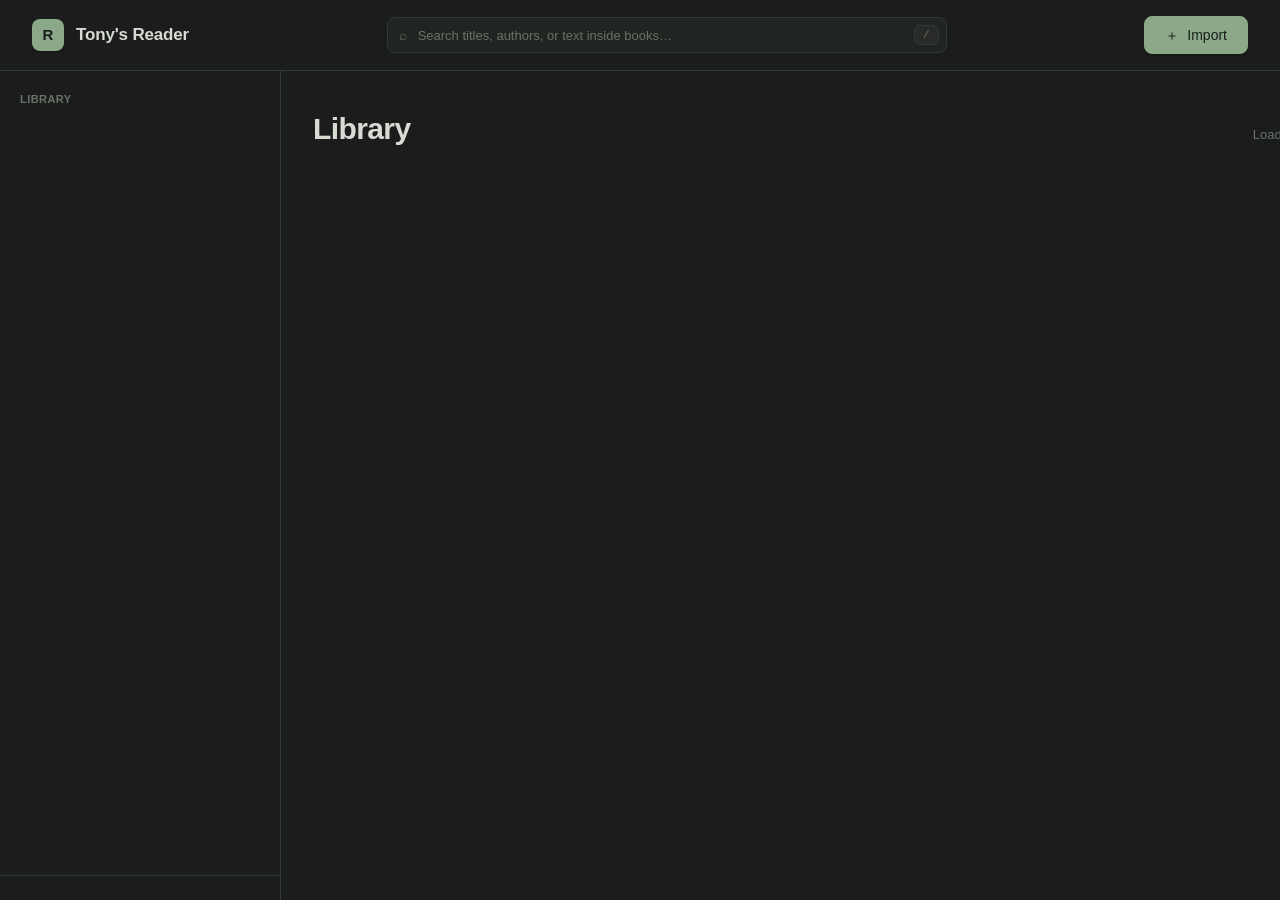
<file: reader/index.html>
<!DOCTYPE html>
<html lang="en" data-theme="dark">
<head>
  <meta charset="UTF-8">
  <meta name="viewport" content="width=device-width, initial-scale=1.0">
  <title>Tony's Reader</title>
  <link rel="preconnect" href="https://fonts.googleapis.com">
  <link rel="preconnect" href="https://fonts.gstatic.com" crossorigin>
  <link href="https://fonts.googleapis.com/css2?family=Noto+Serif+SC:wght@400;700&display=swap" rel="stylesheet">
  <link rel="stylesheet" href="/design-system/colors.css">
  <link rel="stylesheet" href="/design-system/typography.css">
  <link rel="stylesheet" href="/design-system/components.css">
  <link rel="stylesheet" href="/reader/style.css?v=19">
</head>
<body class="reader-body">

  <!-- ============================================================
       Top app bar — brand, search, import
       ============================================================ -->
  <header class="reader-appbar">
    <div class="reader-appbar__brand" id="brand-home" role="button"
         tabindex="0" aria-label="Back to library" title="Back to library">
      <span class="reader-appbar__mark" aria-hidden="true">R</span>
      <span class="reader-appbar__title">Tony's Reader</span>
    </div>

    <div class="reader-appbar__search">
      <div class="dot-search">
        <span class="dot-search__icon" aria-hidden="true">⌕</span>
        <input class="dot-search__input" id="search-input" type="search"
               placeholder="Search titles, authors, or text inside books…"
               autocomplete="off" spellcheck="false"
               aria-label="Search books by title, author, or full text">
        <kbd class="dot-search__kbd">/</kbd>
      </div>
    </div>

    <div class="reader-appbar__actions">
      <button class="dot-btn dot-btn--primary dot-btn--lg" id="import-btn"
              aria-label="Import books">
        <span aria-hidden="true">＋</span>
        <span>Import</span>
      </button>
      <input type="file" id="import-file" class="reader-file-input"
             accept=".epub,.pdf,application/epub+zip,application/pdf" multiple
             aria-hidden="true" tabindex="-1">
    </div>
  </header>

  <!-- ============================================================
       Two-column shell: sidebar (desktop only) + main pane.
       On mobile the sidebar is hidden and the reading view becomes
       a fullscreen overlay; on >1200px the sidebar stays visible
       and the reading view renders inline in the main column.
       ============================================================ -->
  <div class="reader-shell" id="reader-shell">

    <aside class="reader-sidebar" id="reader-sidebar" aria-label="Library list">
      <div class="reader-sidebar__head">
        <span>Library</span>
        <span class="reader-sidebar__count" id="sidebar-count"></span>
      </div>
      <div class="reader-sidebar__list dot-scroll" id="sidebar-list"
           aria-live="polite"></div>
      <div class="reader-sidebar__stats" id="sidebar-stats"></div>
    </aside>

    <main class="reader-main" id="reader-main">

      <!-- Library mode: status + grid + search results -->
      <div class="reader-library" id="reader-library">

        <div class="reader-status">
          <h1 class="reader-status__heading" id="status-heading">Library</h1>
          <p class="reader-status__meta" id="library-meta">Loading…</p>
        </div>

        <!-- Search results (replaces the grid when a query is active) -->
        <section class="reader-search-results" id="search-results" hidden
                 aria-label="Search results"></section>

        <!-- Continue reading (断点续读) — surfaces the most recently read
             book with its saved position so a refresh / reopen jumps
             straight back into reading. -->
        <section class="reader-continue" id="continue-reading" hidden
                 aria-label="Continue reading"></section>

        <!-- Grid is rendered here by script.js -->
        <section class="reader-grid" id="book-grid"
                 aria-label="Book library" aria-live="polite"></section>

        <!-- Empty state -->
        <div class="reader-empty" id="empty-state" hidden>
          <div class="reader-empty__art" aria-hidden="true">▤</div>
          <h2 class="reader-empty__title">Your library is empty</h2>
          <p class="reader-empty__desc">
            Import an EPUB or PDF to start reading. Click
            <strong>Import</strong> above, or drop a file anywhere on this page.
          </p>
          <button class="dot-btn dot-btn--primary dot-btn--lg" id="empty-import">
            <span aria-hidden="true">＋</span>
            <span>Import a book</span>
          </button>
        </div>

        <!-- Error banner -->
        <div class="reader-error" id="error-banner" role="alert" hidden></div>
      </div>

      <!-- ============================================================
           Reading view — inline on desktop (>1200px), fullscreen
           overlay on mobile. See style.css for the media query.
           ============================================================ -->
      <section class="reader-view" id="reader-view" hidden
               aria-modal="true" role="dialog" aria-label="Reading view">

        <!-- Side panel toggle — top-right ☰ -->
        <button class="reader-view__panel-toggle" id="rv-panel-toggle"
                aria-label="Show reading controls" title="Controls">☰</button>

        <!-- Three-dot menu — bottom-left -->
        <button class="reader-view__dots" id="rv-dots"
                aria-label="More options" title="Options">⋯</button>

        <!-- Side panel — slides in from right -->
        <aside class="reader-view__panel" id="rv-panel" hidden
               aria-label="Reading controls">
          <div class="reader-view__panel-head">
            <span class="reader-view__panel-title">Controls</span>
            <button class="dot-btn dot-btn--ghost dot-btn--icon" id="rv-panel-close"
                    aria-label="Close panel">✕</button>
          </div>
          <div class="reader-view__panel-body">
            <div class="reader-view__titles">
              <span class="reader-view__title" id="rv-title"></span>
              <span class="reader-view__author" id="rv-author"></span>
            </div>
            <hr class="reader-view__panel-divider">
            <div class="reader-view__tools">
              <select class="reader-view__fontselect" id="rv-font-family"
                      aria-label="Font family">
                <option value="serif">Serif</option>
                <option value="sans">Sans</option>
                <option value="mono">Mono</option>
              </select>
              <div class="reader-view__fontrow">
                <button class="dot-btn dot-btn--ghost dot-btn--icon" id="rv-font-dec"
                        aria-label="Decrease font size" title="Smaller text">A−</button>
                <button class="dot-btn dot-btn--ghost dot-btn--icon" id="rv-font-inc"
                        aria-label="Increase font size" title="Larger text">A+</button>
              </div>
              <button class="dot-btn dot-btn--ghost dot-btn--icon" id="rv-toc-btn"
                      aria-label="Table of contents" title="Table of contents (t)"
                      hidden>☰ TOC</button>
              <button class="dot-btn dot-btn--ghost dot-btn--icon" id="rv-fullscreen"
                      aria-label="Toggle fullscreen" title="Fullscreen (f)">⤢ Fullscreen</button>
              <span class="reader-view__pos" id="rv-pos"></span>
            </div>
            <hr class="reader-view__panel-divider">
            <div class="reader-highlights" id="rv-highlights">
              <span class="reader-highlights__head">Highlights</span>
              <div class="reader-highlights__list" id="rv-highlights-list"></div>
            </div>
            <button class="dot-btn dot-btn--secondary reader-view__panel-close-btn"
                    id="rv-close" aria-label="Close reading view">
              ✕ Close book
            </button>
          </div>
        </aside>

        <div class="reader-view__page dot-scroll" id="rv-page">
          <div class="reader-view__content" id="rv-content"></div>
        </div>

        <footer class="reader-view__nav" id="rv-nav">
          <button class="dot-btn dot-btn--secondary dot-btn--lg" id="rv-prev"
                  aria-label="Previous page">← Prev</button>
          <span class="reader-view__pager" id="rv-pager"></span>
          <button class="dot-btn dot-btn--secondary dot-btn--lg" id="rv-next"
                  aria-label="Next page">Next →</button>
        </footer>

        <!-- Table of contents slide-over -->
        <aside class="reader-view__toc dot-scroll" id="rv-toc" hidden
               aria-label="Table of contents">
          <div class="reader-view__toc-head">
            <span>Contents</span>
            <button class="dot-btn dot-btn--ghost dot-btn--icon" id="rv-toc-close"
                    aria-label="Close table of contents">✕</button>
          </div>
          <ol class="reader-view__toc-list" id="rv-toc-list"></ol>
        </aside>
      </section>
    </main>
  </div>

  <!-- Import progress toast -->
  <div class="reader-toast" id="import-toast" role="status" hidden></div>

  <!-- Custom context menu (selection actions) -->
  <div class="reader-ctxmenu" id="ctx-menu" hidden role="menu">
    <button class="reader-ctxmenu__item" id="ctx-add-highlight" role="menuitem">
      ✎ Add highlight
    </button>
  </div>


  <script src="/reader/script.js?v=12"></script>
</body>
</html>
</file>
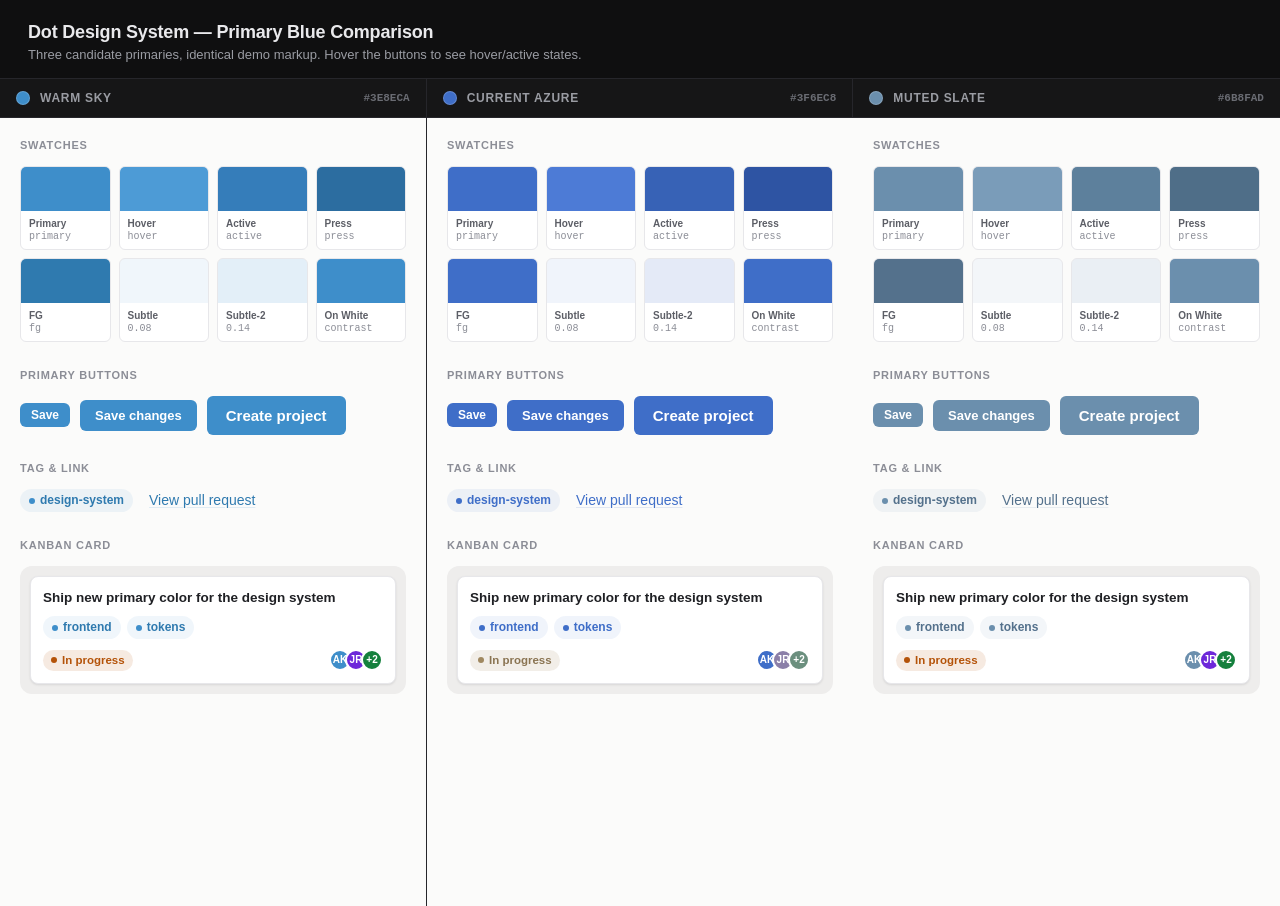
<file: design-system/compare.html>
<!DOCTYPE html>
<html lang="en">
<head>
  <meta charset="UTF-8" />
  <meta name="viewport" content="width=device-width, initial-scale=1.0" />
  <title>Dot DS — Primary Blue Comparison</title>
  <style>
    /* Outer page chrome — neutral, so it doesn't compete with the variants */
    * { box-sizing: border-box; }
    html, body {
      margin: 0;
      padding: 0;
      background: #0f0f10;
      color: #e9e9ec;
      font-family: -apple-system, BlinkMacSystemFont, "Segoe UI", Roboto, Helvetica, Arial, sans-serif;
      -webkit-font-smoothing: antialiased;
    }
    header {
      padding: 22px 28px 16px;
      border-bottom: 1px solid #26262b;
    }
    header h1 {
      margin: 0 0 4px;
      font-size: 18px;
      font-weight: 650;
      letter-spacing: -0.01em;
    }
    header p {
      margin: 0;
      font-size: 13px;
      color: #9a9ca3;
    }
    .grid {
      display: grid;
      grid-template-columns: repeat(3, 1fr);
      gap: 0;
      height: calc(100vh - 73px);
    }
    .col {
      display: flex;
      flex-direction: column;
      border-right: 1px solid #26262b;
      min-width: 0;
    }
    .col:last-child { border-right: none; }
    .col-label {
      padding: 12px 16px;
      font-size: 12px;
      font-weight: 650;
      text-transform: uppercase;
      letter-spacing: 0.06em;
      color: #9a9ca3;
      background: #161617;
      border-bottom: 1px solid #26262b;
      display: flex;
      align-items: center;
      gap: 10px;
    }
    .col-label .dot {
      width: 14px; height: 14px;
      border-radius: 9999px;
      border: 1px solid rgba(255,255,255,0.18);
    }
    .col-label .hex {
      margin-left: auto;
      font-family: ui-monospace, SFMono-Regular, Menlo, monospace;
      font-size: 11px;
      color: #6a6c73;
      text-transform: none;
      letter-spacing: 0;
    }
    iframe {
      flex: 1;
      width: 100%;
      border: none;
      background: #fbfbfa;
    }
  </style>
</head>
<body>
  <header>
    <h1>Dot Design System — Primary Blue Comparison</h1>
    <p>Three candidate primaries, identical demo markup. Hover the buttons to see hover/active states.</p>
  </header>

  <div class="grid">
    <div class="col">
      <div class="col-label">
        <span class="dot" style="background:#3e8eca"></span>
        Warm Sky
        <span class="hex">#3E8ECA</span>
      </div>
      <iframe id="f-warm"></iframe>
    </div>
    <div class="col">
      <div class="col-label">
        <span class="dot" style="background:#3f6ec8"></span>
        Current Azure
        <span class="hex">#3F6EC8</span>
      </div>
      <iframe id="f-base"></iframe>
    </div>
    <div class="col">
      <div class="col-label">
        <span class="dot" style="background:#6b8fad"></span>
        Muted Slate
        <span class="hex">#6B8FAD</span>
      </div>
      <iframe id="f-slate"></iframe>
    </div>
  </div>

  <script>
    // Shared demo markup — uses --dot-* variables only.
    // Each variant CSS redefines :root, so we isolate via iframe srcdoc.
    const demo = (cssHref) => `<!DOCTYPE html>
<html lang="en">
<head>
  <meta charset="UTF-8" />
  <meta name="viewport" content="width=device-width, initial-scale=1.0" />
  <link rel="stylesheet" href="${cssHref}" />
  <style>
    * { box-sizing: border-box; }
    body {
      margin: 0;
      padding: 20px;
      background: var(--dot-bg);
      color: var(--dot-text-primary);
      font-family: -apple-system, BlinkMacSystemFont, "Segoe UI", Roboto, Helvetica, Arial, sans-serif;
      -webkit-font-smoothing: antialiased;
      font-size: 14px;
      line-height: 1.45;
    }
    section { margin-bottom: 26px; }
    h2 {
      margin: 0 0 12px;
      font-size: 11px;
      font-weight: 650;
      text-transform: uppercase;
      letter-spacing: 0.07em;
      color: var(--dot-text-tertiary);
    }

    /* ---- Swatches ---- */
    .swatches {
      display: grid;
      grid-template-columns: repeat(4, 1fr);
      gap: 8px;
    }
    .swatch {
      border-radius: var(--dot-radius-sm);
      overflow: hidden;
      border: 1px solid var(--dot-border);
      background: var(--dot-bg-elevated);
    }
    .swatch .chip { height: 44px; }
    .swatch .meta {
      padding: 6px 8px;
      font-size: 10px;
      line-height: 1.3;
    }
    .swatch .name { color: var(--dot-text-secondary); font-weight: 600; }
    .swatch .val {
      color: var(--dot-text-tertiary);
      font-family: ui-monospace, SFMono-Regular, Menlo, monospace;
    }

    /* ---- Buttons ---- */
    .btn {
      display: inline-flex;
      align-items: center;
      justify-content: center;
      gap: 6px;
      font-family: inherit;
      font-weight: 550;
      border-radius: var(--dot-radius-sm);
      border: 1px solid transparent;
      background: var(--dot-primary);
      color: var(--dot-primary-on);
      cursor: pointer;
      transition: background var(--dot-dur) var(--dot-ease),
                  border-color var(--dot-dur) var(--dot-ease),
                  box-shadow var(--dot-dur) var(--dot-ease);
      text-decoration: none;
      user-select: none;
    }
    .btn:hover { background: var(--dot-primary-hover); }
    .btn:active { background: var(--dot-primary-active); }
    .btn:focus-visible { outline: none; box-shadow: var(--dot-focus-ring); }
    .btn-sm   { padding: 4px 10px;  font-size: 12px; }
    .btn-def  { padding: 7px 14px;  font-size: 13px; }
    .btn-lg   { padding: 10px 18px; font-size: 15px; }
    .btn-row { display: flex; align-items: center; gap: 10px; flex-wrap: wrap; }

    /* ---- Tag ---- */
    .tag {
      display: inline-flex;
      align-items: center;
      gap: 5px;
      padding: 3px 9px;
      border-radius: var(--dot-radius-pill);
      font-size: 12px;
      font-weight: 550;
      background: var(--dot-primary-subtle);
      color: var(--dot-primary-fg);
    }
    .tag::before {
      content: "";
      width: 6px; height: 6px;
      border-radius: 9999px;
      background: var(--dot-primary);
    }

    /* ---- Kanban card ---- */
    .board {
      background: var(--dot-bg-sunken);
      border-radius: var(--dot-radius-lg);
      padding: 10px;
    }
    .card {
      background: var(--dot-bg-elevated);
      border: 1px solid var(--dot-border);
      border-radius: var(--dot-radius-md);
      padding: 12px;
      box-shadow: var(--dot-shadow-sm);
      transition: box-shadow var(--dot-dur) var(--dot-ease),
                  border-color var(--dot-dur) var(--dot-ease);
    }
    .card:hover {
      box-shadow: var(--dot-shadow-md);
      border-color: var(--dot-border-strong);
    }
    .card-title {
      font-size: 13.5px;
      font-weight: 600;
      color: var(--dot-text-primary);
      margin: 0 0 8px;
      line-height: 1.4;
    }
    .card-tags { display: flex; gap: 6px; flex-wrap: wrap; margin-bottom: 10px; }
    .card-foot {
      display: flex;
      align-items: center;
      justify-content: space-between;
    }
    .status {
      display: inline-flex;
      align-items: center;
      gap: 5px;
      font-size: 11.5px;
      font-weight: 550;
      padding: 2px 8px;
      border-radius: var(--dot-radius-pill);
      background: var(--dot-status-progress-bg);
      color: var(--dot-status-progress-fg);
    }
    .status::before {
      content: "";
      width: 6px; height: 6px;
      border-radius: 9999px;
      background: var(--dot-status-progress);
    }
    .avatars { display: flex; }
    .avatar {
      width: 22px; height: 22px;
      border-radius: 9999px;
      border: 2px solid var(--dot-bg-elevated);
      margin-left: -6px;
      display: inline-flex;
      align-items: center;
      justify-content: center;
      font-size: 10px;
      font-weight: 650;
      color: #fff;
    }
    .avatar:first-child { margin-left: 0; }
    .avatar.a { background: var(--dot-primary); }
    .avatar.b { background: var(--dot-status-agent); }
    .avatar.c { background: var(--dot-status-done); }

    /* ---- Link / focus sample ---- */
    .link {
      color: var(--dot-primary-fg);
      text-decoration: underline;
      text-underline-offset: 2px;
      text-decoration-color: var(--dot-primary-subtle-2);
    }
    .link:hover { color: var(--dot-primary); text-decoration-color: var(--dot-primary); }
    .misc-row { display: flex; align-items: center; gap: 16px; flex-wrap: wrap; }
  </style>
</head>
<body>

  <section>
    <h2>Swatches</h2>
    <div class="swatches">
      <div class="swatch"><div class="chip" style="background:var(--dot-primary)"></div><div class="meta"><div class="name">Primary</div><div class="val">primary</div></div></div>
      <div class="swatch"><div class="chip" style="background:var(--dot-primary-hover)"></div><div class="meta"><div class="name">Hover</div><div class="val">hover</div></div></div>
      <div class="swatch"><div class="chip" style="background:var(--dot-primary-active)"></div><div class="meta"><div class="name">Active</div><div class="val">active</div></div></div>
      <div class="swatch"><div class="chip" style="background:var(--dot-primary-press)"></div><div class="meta"><div class="name">Press</div><div class="val">press</div></div></div>
      <div class="swatch"><div class="chip" style="background:var(--dot-primary-fg)"></div><div class="meta"><div class="name">FG</div><div class="val">fg</div></div></div>
      <div class="swatch"><div class="chip" style="background:var(--dot-primary-subtle)"></div><div class="meta"><div class="name">Subtle</div><div class="val">0.08</div></div></div>
      <div class="swatch"><div class="chip" style="background:var(--dot-primary-subtle-2)"></div><div class="meta"><div class="name">Subtle-2</div><div class="val">0.14</div></div></div>
      <div class="swatch"><div class="chip" style="background:var(--dot-primary);box-shadow:inset 0 0 0 3px var(--dot-primary-subtle-2)"></div><div class="meta"><div class="name">On White</div><div class="val">contrast</div></div></div>
    </div>
  </section>

  <section>
    <h2>Primary Buttons</h2>
    <div class="btn-row">
      <button class="btn btn-sm">Save</button>
      <button class="btn btn-def">Save changes</button>
      <button class="btn btn-lg">Create project</button>
    </div>
  </section>

  <section>
    <h2>Tag &amp; Link</h2>
    <div class="misc-row">
      <span class="tag">design-system</span>
      <a class="link" href="#">View pull request</a>
    </div>
  </section>

  <section>
    <h2>Kanban Card</h2>
    <div class="board">
      <div class="card">
        <p class="card-title">Ship new primary color for the design system</p>
        <div class="card-tags">
          <span class="tag">frontend</span>
          <span class="tag">tokens</span>
        </div>
        <div class="card-foot">
          <span class="status">In progress</span>
          <div class="avatars">
            <span class="avatar a">AK</span>
            <span class="avatar b">JR</span>
            <span class="avatar c">+2</span>
          </div>
        </div>
      </div>
    </div>
  </section>

</body>
</html>`;

    document.getElementById('f-warm').srcdoc  = demo('colors-warm.css');
    document.getElementById('f-base').srcdoc  = demo('colors.css');
    document.getElementById('f-slate').srcdoc = demo('colors-slate.css');
  </script>
</body>
</html>
</file>
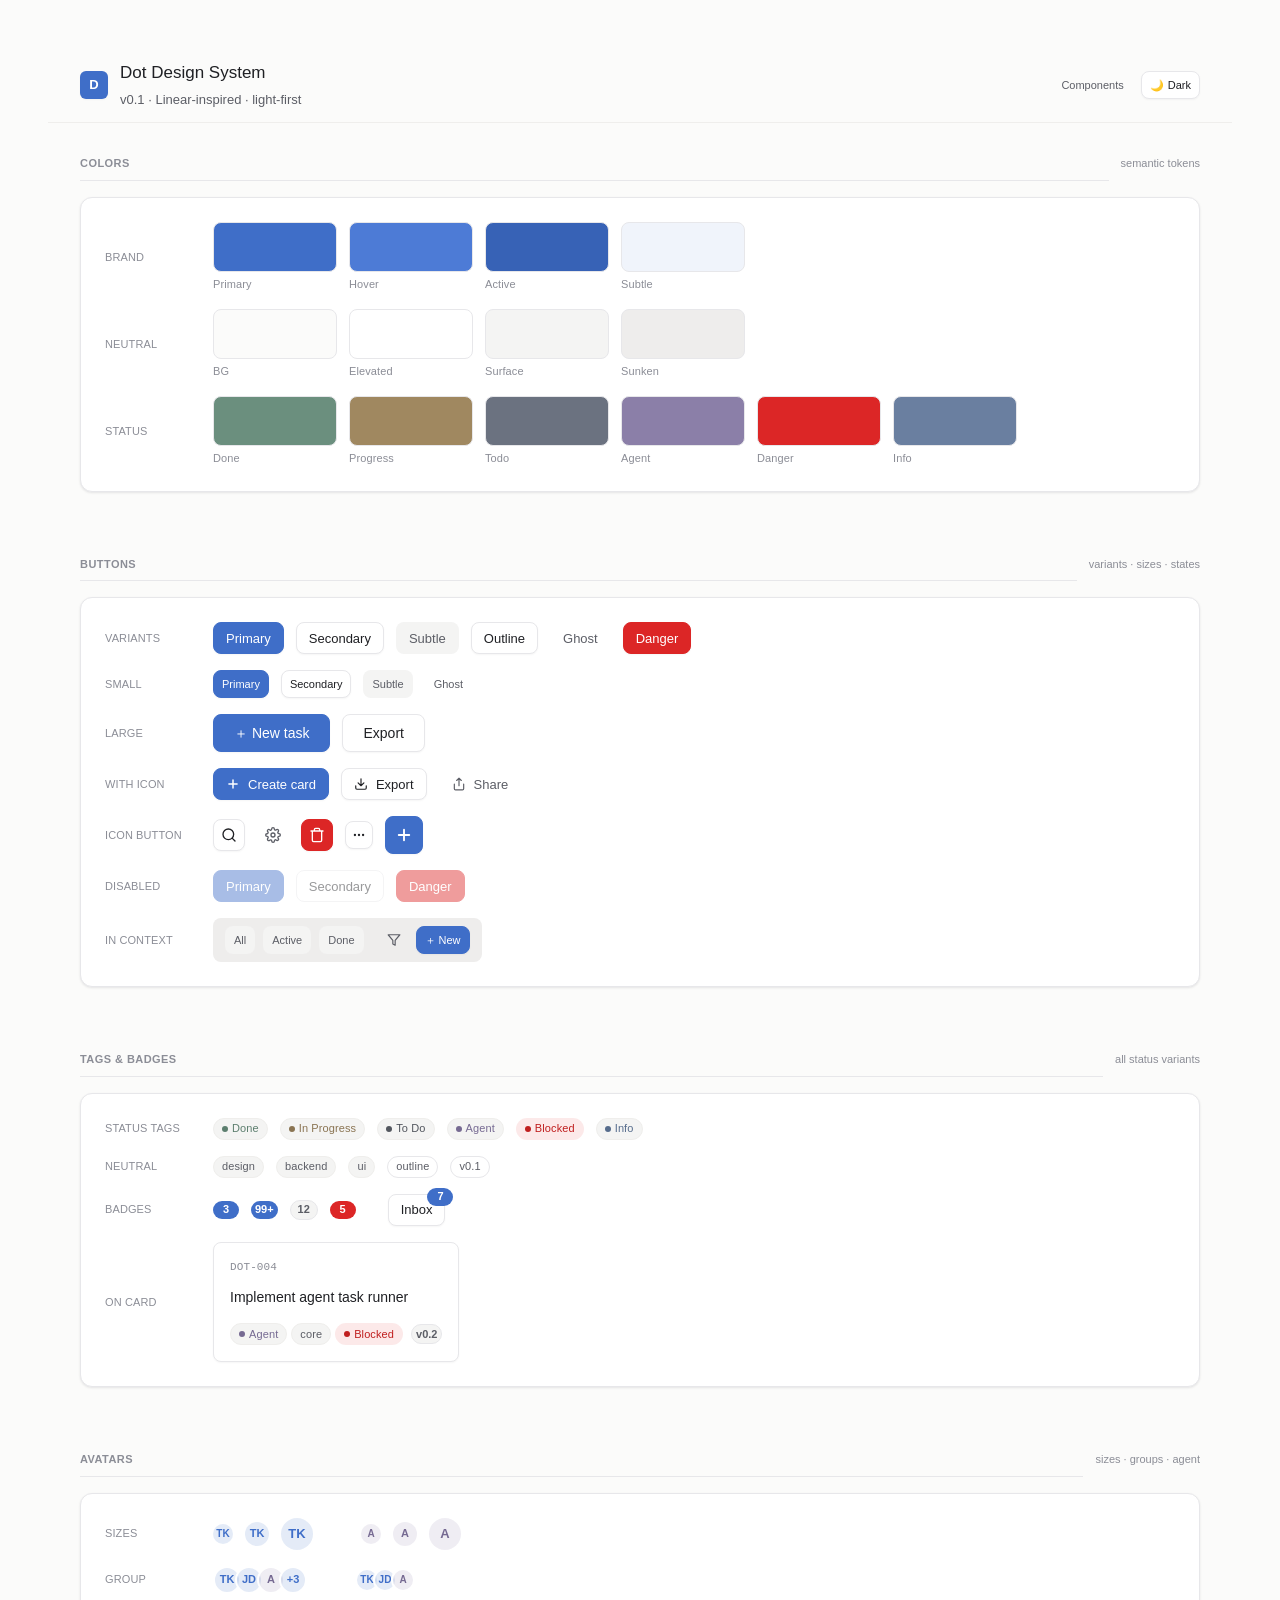
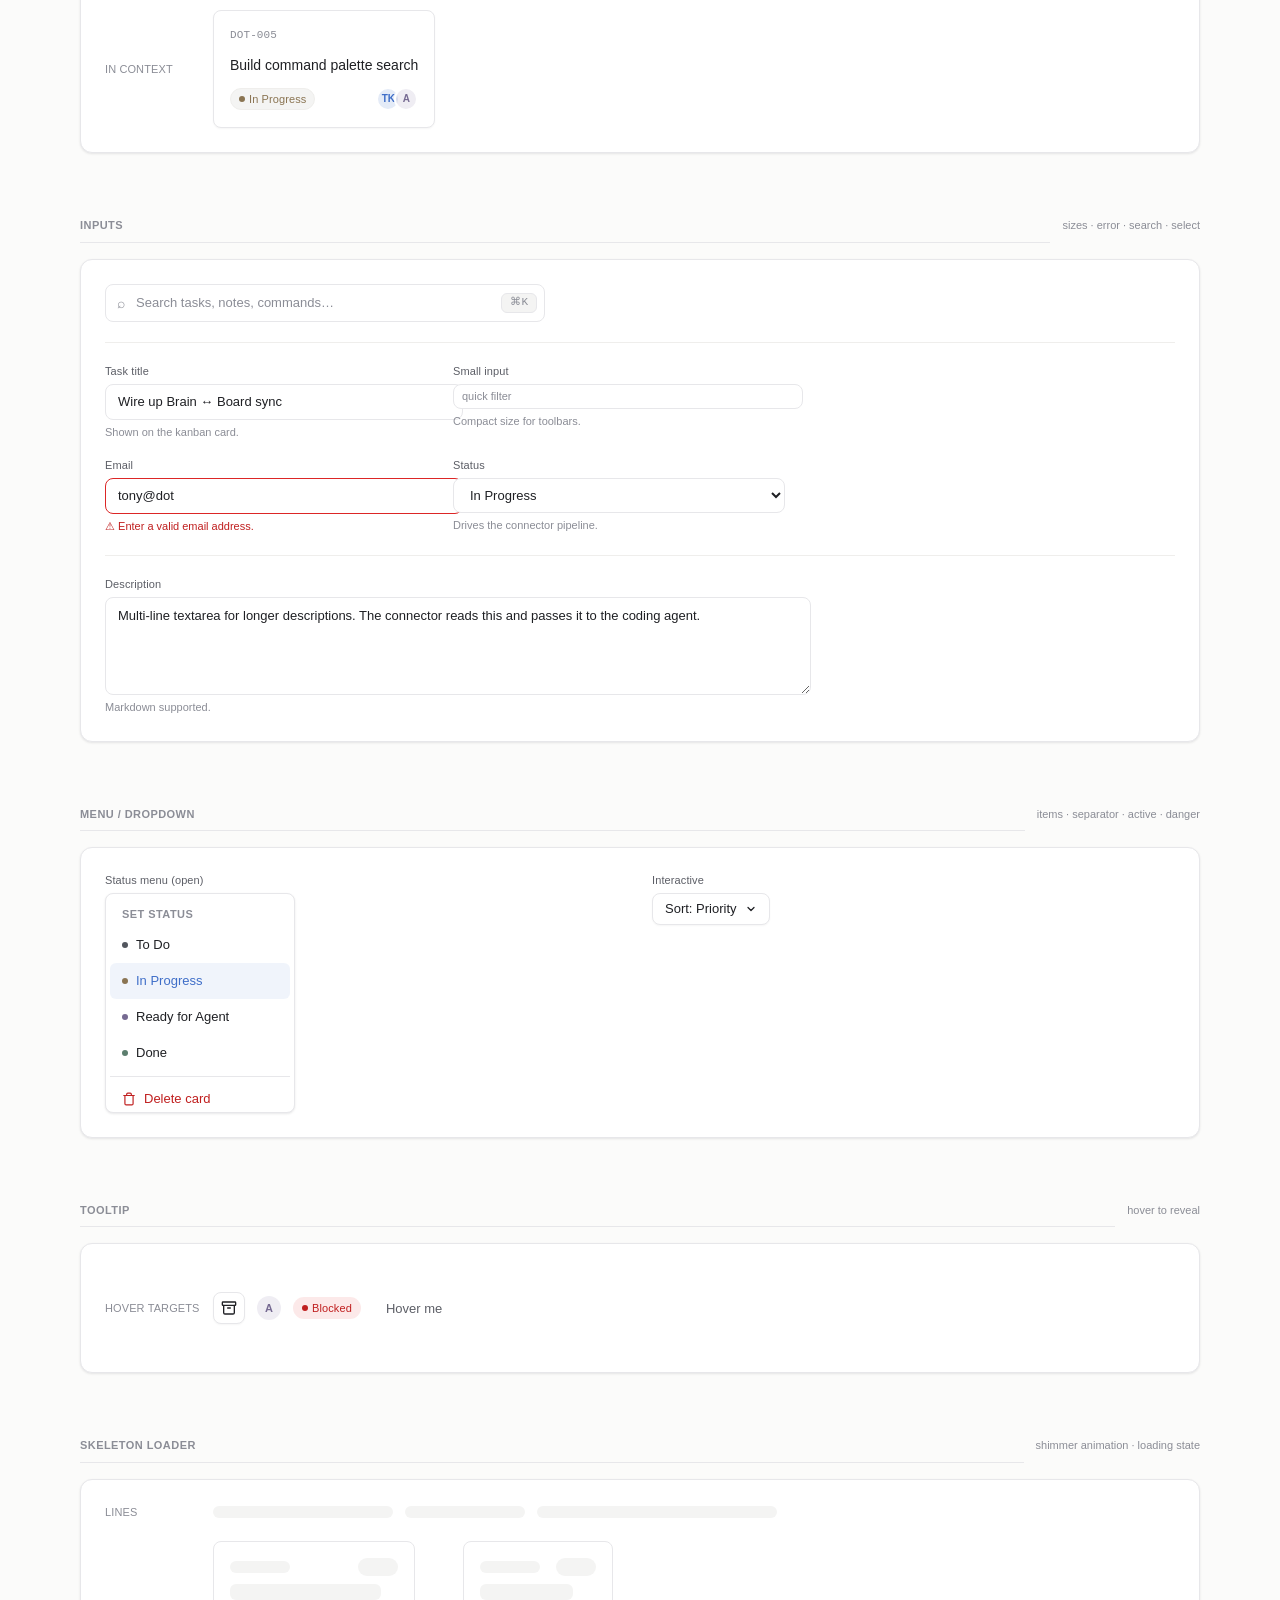
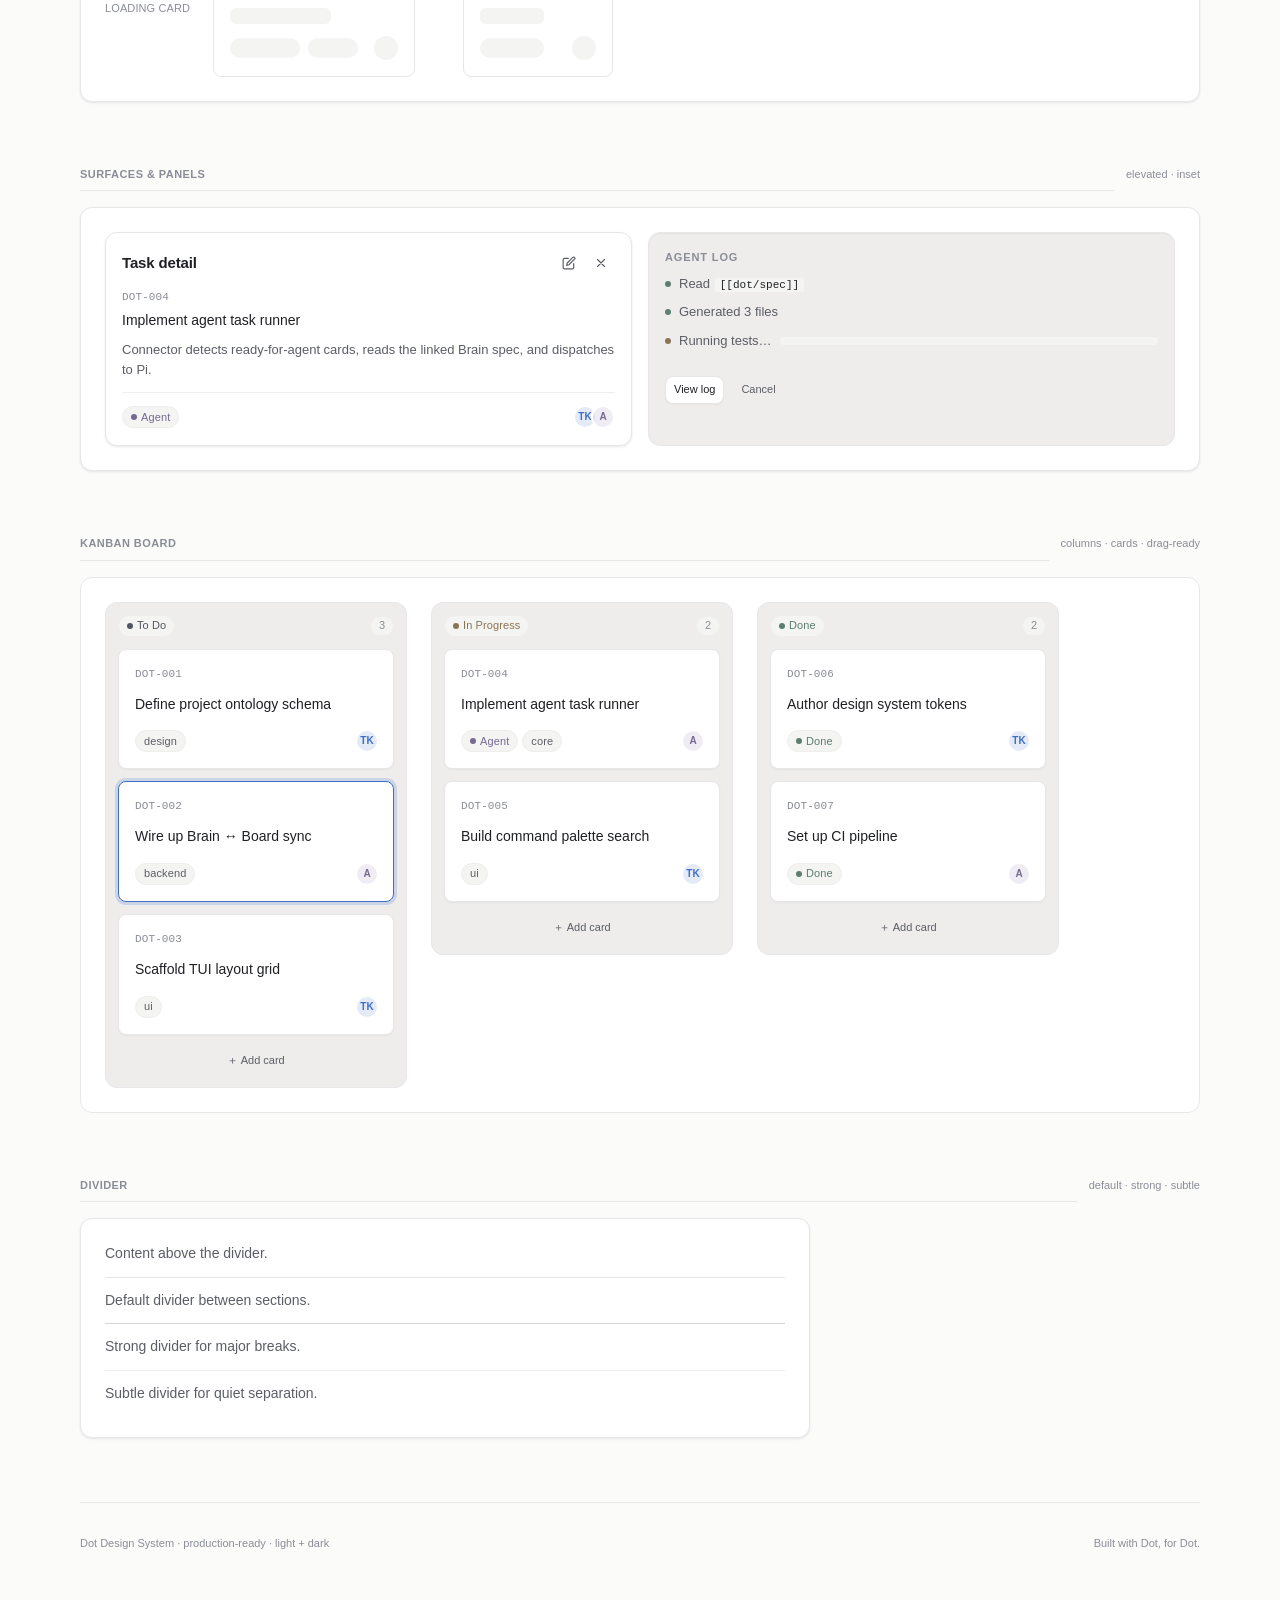
<file: design-system/showcase.html>
<!DOCTYPE html>
<html lang="en" data-theme="light">
<head>
  <meta charset="UTF-8" />
  <meta name="viewport" content="width=device-width, initial-scale=1.0" />
  <title>Dot Design System — Showcase</title>
  <link rel="stylesheet" href="colors.css" />
  <link rel="stylesheet" href="typography.css" />
  <link rel="stylesheet" href="components.css" />
  <style>
    /* ---- Showcase layout (not part of the design system) ---- */
    .showcase {
      max-width: 1120px;
      margin: 0 auto;
      padding: var(--dot-space-12) var(--dot-space-8) var(--dot-space-16);
    }
    .showcase__topbar {
      position: sticky;
      top: 0;
      z-index: var(--dot-z-sticky);
      display: flex;
      align-items: center;
      justify-content: space-between;
      gap: var(--dot-space-4);
      padding: var(--dot-space-3) 0;
      margin: 0 calc(-1 * var(--dot-space-8)) var(--dot-space-8);
      padding-left: var(--dot-space-8);
      padding-right: var(--dot-space-8);
      background: color-mix(in srgb, var(--dot-bg) 88%, transparent);
      backdrop-filter: blur(8px);
      border-bottom: 1px solid var(--dot-border-subtle);
    }
    .showcase__brand {
      display: flex;
      align-items: center;
      gap: var(--dot-space-3);
    }
    .showcase__logo {
      width: 28px;
      height: 28px;
      border-radius: var(--dot-radius-sm);
      background: var(--dot-primary);
      color: var(--dot-primary-on);
      display: inline-flex;
      align-items: center;
      justify-content: center;
      font-weight: var(--dot-fw-bold);
      font-size: var(--dot-fs-small);
      box-shadow: var(--dot-shadow-xs);
    }
    .showcase__title { font-size: var(--dot-fs-h2); }
    .showcase__sub {
      color: var(--dot-text-secondary);
      font-size: var(--dot-fs-small);
      margin: var(--dot-space-1) 0 0;
    }

    .section { margin-bottom: var(--dot-space-16); }
    .section__head {
      display: flex;
      align-items: baseline;
      justify-content: space-between;
      gap: var(--dot-space-3);
      margin-bottom: var(--dot-space-4);
    }
    .section__label {
      font-size: var(--dot-fs-micro);
      letter-spacing: var(--dot-ls-wider);
      text-transform: uppercase;
      color: var(--dot-text-tertiary);
      font-weight: var(--dot-fw-semibold);
      padding-bottom: var(--dot-space-2);
      border-bottom: 1px solid var(--dot-border);
      flex: 1;
    }
    .section__hint {
      font-size: var(--dot-fs-micro);
      color: var(--dot-text-tertiary);
      padding-bottom: var(--dot-space-2);
    }

    /* Light panel wrapping each group */
    .panel {
      background: var(--dot-bg-elevated);
      border: 1px solid var(--dot-border);
      border-radius: var(--dot-radius-lg);
      box-shadow: var(--dot-shadow-sm);
      padding: var(--dot-space-6);
    }

    .row {
      display: flex;
      flex-wrap: wrap;
      align-items: center;
      gap: var(--dot-space-3);
      margin-bottom: var(--dot-space-4);
    }
    .row:last-child { margin-bottom: 0; }
    .row__label {
      width: 96px;
      flex-shrink: 0;
      font-size: var(--dot-fs-micro);
      letter-spacing: var(--dot-ls-wide);
      text-transform: uppercase;
      color: var(--dot-text-tertiary);
      font-weight: var(--dot-fw-medium);
    }

    .field-grid {
      display: grid;
      grid-template-columns: 1fr 1fr;
      gap: var(--dot-space-4);
      max-width: 680px;
    }
    .field { display: flex; flex-direction: column; gap: var(--dot-space-1); }
    .field__label {
      font-size: var(--dot-fs-micro);
      font-weight: var(--dot-fw-medium);
      letter-spacing: var(--dot-ls-wide);
      color: var(--dot-text-secondary);
    }
    .field__error {
      font-size: var(--dot-fs-micro);
      color: var(--dot-danger-fg);
      display: flex;
      align-items: center;
      gap: var(--dot-space-1);
    }
    .field__hint {
      font-size: var(--dot-fs-micro);
      color: var(--dot-text-tertiary);
    }

    .swatch-row { display: flex; flex-wrap: wrap; gap: var(--dot-space-3); }
    .swatch { display: flex; flex-direction: column; gap: var(--dot-space-1); width: 124px; }
    .swatch__chip {
      height: 48px;
      border-radius: var(--dot-radius-md);
      border: 1px solid var(--dot-border);
    }
    .swatch__name {
      font-size: var(--dot-fs-micro);
      color: var(--dot-text-tertiary);
      letter-spacing: var(--dot-ls-wide);
    }

    .kanban-wrap {
      border: 1px solid var(--dot-border);
      border-radius: var(--dot-radius-lg);
      background: var(--dot-bg-elevated);
      overflow: hidden;
    }
    .kanban-wrap .dot-board { padding: var(--dot-space-6); }

    .menu-demo {
      position: relative;
      display: inline-flex;
    }
    .menu-demo .dot-menu {
      position: absolute;
      top: calc(100% + var(--dot-space-1));
      left: 0;
    }

    /* Tooltip demo wrapper */
    .tt {
      position: relative;
      display: inline-flex;
    }
    .tt .dot-tooltip {
      position: absolute;
      bottom: calc(100% + var(--dot-space-2));
      left: 50%;
      transform: translateX(-50%);
      opacity: 0;
      transition: opacity var(--dot-dur) var(--dot-ease);
    }
    .tt:hover .dot-tooltip,
    .tt:focus-within .dot-tooltip { opacity: 1; }

    /* Two-column surface demo */
    .surface-grid {
      display: grid;
      grid-template-columns: 1fr 1fr;
      gap: var(--dot-space-4);
    }

    .skeleton-card {
      display: flex;
      flex-direction: column;
      gap: var(--dot-space-2);
      padding: var(--dot-space-4);
      background: var(--dot-bg-elevated);
      border: 1px solid var(--dot-border);
      border-radius: var(--dot-radius-md);
    }

    .toolbar {
      display: flex;
      align-items: center;
      gap: var(--dot-space-2);
      padding: var(--dot-space-2) var(--dot-space-3);
      background: var(--dot-bg-sunken);
      border-radius: var(--dot-radius-md);
    }

    .stack { display: flex; flex-direction: column; gap: var(--dot-space-3); max-width: 680px; }

    .grid-2 { display: grid; grid-template-columns: 1fr 1fr; gap: var(--dot-space-6); }
    @media (max-width: 760px) { .grid-2 { grid-template-columns: 1fr; } }

    .badge-in-context {
      position: relative;
      display: inline-flex;
    }
    .badge-in-context .dot-badge {
      position: absolute;
      top: -6px;
      right: -8px;
    }

    code.inline {
      padding: 1px 5px;
      border-radius: var(--dot-radius-xs);
      background: var(--dot-bg-surface);
      border: 1px solid var(--dot-border-subtle);
      font-family: var(--dot-font-mono);
      font-size: 0.85em;
    }
  </style>
</head>
<body>
  <div class="showcase">

    <!-- ===================== Top bar ===================== -->
    <div class="showcase__topbar">
      <div class="showcase__brand">
        <span class="showcase__logo">D</span>
        <div>
          <div class="showcase__title">Dot Design System</div>
          <div class="showcase__sub">v0.1 · Linear-inspired · light-first</div>
        </div>
      </div>
      <div class="dot-row" style="gap: var(--dot-space-2);">
        <a href="#components" class="dot-btn dot-btn--ghost dot-btn--sm">Components</a>
        <button id="themeToggle" class="dot-btn dot-btn--outline dot-btn--sm" type="button">
          <span id="themeToggleIcon">🌙</span> <span id="themeToggleLabel">Dark</span>
        </button>
      </div>
    </div>

    <!-- ===================== Colors ===================== -->
    <section class="section">
      <div class="section__head">
        <h2 class="section__label">Colors</h2>
        <span class="section__hint">semantic tokens</span>
      </div>
      <div class="panel">
        <div class="row" style="margin-bottom: var(--dot-space-4);">
          <span class="row__label">Brand</span>
          <div class="swatch-row">
            <div class="swatch"><div class="swatch__chip" style="background:var(--dot-primary)"></div><span class="swatch__name">Primary</span></div>
            <div class="swatch"><div class="swatch__chip" style="background:var(--dot-primary-hover)"></div><span class="swatch__name">Hover</span></div>
            <div class="swatch"><div class="swatch__chip" style="background:var(--dot-primary-active)"></div><span class="swatch__name">Active</span></div>
            <div class="swatch"><div class="swatch__chip" style="background:var(--dot-primary-subtle); border-color:var(--dot-border)"></div><span class="swatch__name">Subtle</span></div>
          </div>
        </div>
        <div class="row" style="margin-bottom: var(--dot-space-4);">
          <span class="row__label">Neutral</span>
          <div class="swatch-row">
            <div class="swatch"><div class="swatch__chip" style="background:var(--dot-bg)"></div><span class="swatch__name">BG</span></div>
            <div class="swatch"><div class="swatch__chip" style="background:var(--dot-bg-elevated)"></div><span class="swatch__name">Elevated</span></div>
            <div class="swatch"><div class="swatch__chip" style="background:var(--dot-bg-surface)"></div><span class="swatch__name">Surface</span></div>
            <div class="swatch"><div class="swatch__chip" style="background:var(--dot-bg-sunken)"></div><span class="swatch__name">Sunken</span></div>
          </div>
        </div>
        <div class="row">
          <span class="row__label">Status</span>
          <div class="swatch-row">
            <div class="swatch"><div class="swatch__chip" style="background:var(--dot-status-done)"></div><span class="swatch__name">Done</span></div>
            <div class="swatch"><div class="swatch__chip" style="background:var(--dot-status-progress)"></div><span class="swatch__name">Progress</span></div>
            <div class="swatch"><div class="swatch__chip" style="background:var(--dot-status-todo)"></div><span class="swatch__name">Todo</span></div>
            <div class="swatch"><div class="swatch__chip" style="background:var(--dot-status-agent)"></div><span class="swatch__name">Agent</span></div>
            <div class="swatch"><div class="swatch__chip" style="background:var(--dot-danger)"></div><span class="swatch__name">Danger</span></div>
            <div class="swatch"><div class="swatch__chip" style="background:var(--dot-info)"></div><span class="swatch__name">Info</span></div>
          </div>
        </div>
      </div>
    </section>

    <!-- ===================== Buttons ===================== -->
    <section class="section" id="components">
      <div class="section__head">
        <h2 class="section__label">Buttons</h2>
        <span class="section__hint">variants · sizes · states</span>
      </div>
      <div class="panel">
        <div class="row">
          <span class="row__label">Variants</span>
          <button class="dot-btn dot-btn--primary">Primary</button>
          <button class="dot-btn dot-btn--secondary">Secondary</button>
          <button class="dot-btn dot-btn--subtle">Subtle</button>
          <button class="dot-btn dot-btn--outline">Outline</button>
          <button class="dot-btn dot-btn--ghost">Ghost</button>
          <button class="dot-btn dot-btn--danger">Danger</button>
        </div>

        <div class="row">
          <span class="row__label">Small</span>
          <button class="dot-btn dot-btn--primary dot-btn--sm">Primary</button>
          <button class="dot-btn dot-btn--secondary dot-btn--sm">Secondary</button>
          <button class="dot-btn dot-btn--subtle dot-btn--sm">Subtle</button>
          <button class="dot-btn dot-btn--ghost dot-btn--sm">Ghost</button>
        </div>

        <div class="row">
          <span class="row__label">Large</span>
          <button class="dot-btn dot-btn--primary dot-btn--lg">＋ New task</button>
          <button class="dot-btn dot-btn--secondary dot-btn--lg">Export</button>
        </div>

        <div class="row">
          <span class="row__label">With icon</span>
          <button class="dot-btn dot-btn--primary">
            <svg width="14" height="14" viewBox="0 0 24 24" fill="none" stroke="currentColor" stroke-width="2.5" stroke-linecap="round" stroke-linejoin="round"><path d="M12 5v14M5 12h14"/></svg>
            Create card
          </button>
          <button class="dot-btn dot-btn--secondary">
            <svg width="14" height="14" viewBox="0 0 24 24" fill="none" stroke="currentColor" stroke-width="2" stroke-linecap="round" stroke-linejoin="round"><path d="M21 15v4a2 2 0 0 1-2 2H5a2 2 0 0 1-2-2v-4M7 10l5 5 5-5M12 15V3"/></svg>
            Export
          </button>
          <button class="dot-btn dot-btn--ghost">
            <svg width="14" height="14" viewBox="0 0 24 24" fill="none" stroke="currentColor" stroke-width="2" stroke-linecap="round" stroke-linejoin="round"><path d="M4 12v8a2 2 0 0 0 2 2h12a2 2 0 0 0 2-2v-8M16 6l-4-4-4 4M12 2v13"/></svg>
            Share
          </button>
        </div>

        <div class="row">
          <span class="row__label">Icon button</span>
          <button class="dot-btn dot-btn--secondary dot-btn--icon" aria-label="Search">
            <svg width="16" height="16" viewBox="0 0 24 24" fill="none" stroke="currentColor" stroke-width="2" stroke-linecap="round" stroke-linejoin="round"><circle cx="11" cy="11" r="8"/><path d="m21 21-4.3-4.3"/></svg>
          </button>
          <button class="dot-btn dot-btn--ghost dot-btn--icon" aria-label="Settings">
            <svg width="16" height="16" viewBox="0 0 24 24" fill="none" stroke="currentColor" stroke-width="2" stroke-linecap="round" stroke-linejoin="round"><circle cx="12" cy="12" r="3"/><path d="M19.4 15a1.65 1.65 0 0 0 .33 1.82l.06.06a2 2 0 1 1-2.83 2.83l-.06-.06a1.65 1.65 0 0 0-1.82-.33 1.65 1.65 0 0 0-1 1.51V21a2 2 0 0 1-4 0v-.09A1.65 1.65 0 0 0 9 19.4a1.65 1.65 0 0 0-1.82.33l-.06.06a2 2 0 1 1-2.83-2.83l.06-.06a1.65 1.65 0 0 0 .33-1.82 1.65 1.65 0 0 0-1.51-1H3a2 2 0 0 1 0-4h.09A1.65 1.65 0 0 0 4.6 9a1.65 1.65 0 0 0-.33-1.82l-.06-.06a2 2 0 1 1 2.83-2.83l.06.06a1.65 1.65 0 0 0 1.82.33H9a1.65 1.65 0 0 0 1-1.51V3a2 2 0 0 1 4 0v.09a1.65 1.65 0 0 0 1 1.51 1.65 1.65 0 0 0 1.82-.33l.06-.06a2 2 0 1 1 2.83 2.83l-.06.06a1.65 1.65 0 0 0-.33 1.82V9a1.65 1.65 0 0 0 1.51 1H21a2 2 0 0 1 0 4h-.09a1.65 1.65 0 0 0-1.51 1z"/></svg>
          </button>
          <button class="dot-btn dot-btn--danger dot-btn--icon" aria-label="Delete">
            <svg width="16" height="16" viewBox="0 0 24 24" fill="none" stroke="currentColor" stroke-width="2" stroke-linecap="round" stroke-linejoin="round"><path d="M3 6h18M19 6v14a2 2 0 0 1-2 2H7a2 2 0 0 1-2-2V6m3 0V4a2 2 0 0 1 2-2h4a2 2 0 0 1 2 2v2"/></svg>
          </button>
          <button class="dot-btn dot-btn--secondary dot-btn--icon dot-btn--sm" aria-label="More">
            <svg width="14" height="14" viewBox="0 0 24 24" fill="currentColor"><circle cx="5" cy="12" r="2"/><circle cx="12" cy="12" r="2"/><circle cx="19" cy="12" r="2"/></svg>
          </button>
          <button class="dot-btn dot-btn--primary dot-btn--icon dot-btn--lg" aria-label="Add">
            <svg width="18" height="18" viewBox="0 0 24 24" fill="none" stroke="currentColor" stroke-width="2.5" stroke-linecap="round" stroke-linejoin="round"><path d="M12 5v14M5 12h14"/></svg>
          </button>
        </div>

        <div class="row">
          <span class="row__label">Disabled</span>
          <button class="dot-btn dot-btn--primary" disabled>Primary</button>
          <button class="dot-btn dot-btn--secondary" disabled>Secondary</button>
          <button class="dot-btn dot-btn--danger" disabled>Danger</button>
        </div>

        <div class="row" style="margin-bottom:0;">
          <span class="row__label">In context</span>
          <div class="toolbar">
            <button class="dot-btn dot-btn--subtle dot-btn--sm">All</button>
            <button class="dot-btn dot-btn--subtle dot-btn--sm">Active</button>
            <button class="dot-btn dot-btn--subtle dot-btn--sm">Done</button>
            <span style="flex:1;"></span>
            <button class="dot-btn dot-btn--ghost dot-btn--icon dot-btn--sm" aria-label="Filter">
              <svg width="14" height="14" viewBox="0 0 24 24" fill="none" stroke="currentColor" stroke-width="2" stroke-linecap="round" stroke-linejoin="round"><path d="M22 3H2l8 9.46V19l4 2v-8.54L22 3z"/></svg>
            </button>
            <button class="dot-btn dot-btn--primary dot-btn--sm">＋ New</button>
          </div>
        </div>
      </div>
    </section>

    <!-- ===================== Tags & Badges ===================== -->
    <section class="section">
      <div class="section__head">
        <h2 class="section__label">Tags &amp; Badges</h2>
        <span class="section__hint">all status variants</span>
      </div>
      <div class="panel">
        <div class="row">
          <span class="row__label">Status tags</span>
          <span class="dot-tag dot-tag--done"><span class="dot-tag__dot"></span>Done</span>
          <span class="dot-tag dot-tag--progress"><span class="dot-tag__dot"></span>In Progress</span>
          <span class="dot-tag dot-tag--todo"><span class="dot-tag__dot"></span>To Do</span>
          <span class="dot-tag dot-tag--agent"><span class="dot-tag__dot"></span>Agent</span>
          <span class="dot-tag dot-tag--danger"><span class="dot-tag__dot"></span>Blocked</span>
          <span class="dot-tag dot-tag--info"><span class="dot-tag__dot"></span>Info</span>
        </div>

        <div class="row">
          <span class="row__label">Neutral</span>
          <span class="dot-tag dot-tag--neutral">design</span>
          <span class="dot-tag dot-tag--neutral">backend</span>
          <span class="dot-tag dot-tag--neutral">ui</span>
          <span class="dot-tag dot-tag--outline">outline</span>
          <span class="dot-tag dot-tag--outline">v0.1</span>
        </div>

        <div class="row">
          <span class="row__label">Badges</span>
          <span class="dot-badge">3</span>
          <span class="dot-badge">99+</span>
          <span class="dot-badge dot-badge--neutral">12</span>
          <span class="dot-badge dot-badge--danger">5</span>
          <span style="width:8px;"></span>
          <span class="badge-in-context">
            <button class="dot-btn dot-btn--secondary">Inbox</button>
            <span class="dot-badge">7</span>
          </span>
        </div>

        <div class="row" style="margin-bottom:0;">
          <span class="row__label">On card</span>
          <div class="dot-card" style="max-width:340px;">
            <span class="dot-card__id">DOT-004</span>
            <span class="dot-card__title">Implement agent task runner</span>
            <div class="dot-card__meta">
              <div class="dot-card__tags">
                <span class="dot-tag dot-tag--agent"><span class="dot-tag__dot"></span>Agent</span>
                <span class="dot-tag dot-tag--neutral">core</span>
                <span class="dot-tag dot-tag--danger"><span class="dot-tag__dot"></span>Blocked</span>
              </div>
              <span class="dot-badge dot-badge--neutral">v0.2</span>
            </div>
          </div>
        </div>
      </div>
    </section>

    <!-- ===================== Avatars ===================== -->
    <section class="section">
      <div class="section__head">
        <h2 class="section__label">Avatars</h2>
        <span class="section__hint">sizes · groups · agent</span>
      </div>
      <div class="panel">
        <div class="row">
          <span class="row__label">Sizes</span>
          <span class="dot-avatar dot-avatar--sm">TK</span>
          <span class="dot-avatar">TK</span>
          <span class="dot-avatar dot-avatar--lg">TK</span>
          <span style="width:24px;"></span>
          <span class="dot-avatar dot-avatar--sm dot-avatar--agent">A</span>
          <span class="dot-avatar dot-avatar--agent">A</span>
          <span class="dot-avatar dot-avatar--lg dot-avatar--agent">A</span>
        </div>

        <div class="row">
          <span class="row__label">Group</span>
          <span class="dot-avatar-group">
            <span class="dot-avatar">TK</span>
            <span class="dot-avatar">JD</span>
            <span class="dot-avatar dot-avatar--agent">A</span>
            <span class="dot-avatar">+3</span>
          </span>
          <span style="width:24px;"></span>
          <span class="dot-avatar-group">
            <span class="dot-avatar dot-avatar--sm">TK</span>
            <span class="dot-avatar dot-avatar--sm">JD</span>
            <span class="dot-avatar dot-avatar--sm dot-avatar--agent">A</span>
          </span>
        </div>

        <div class="row" style="margin-bottom:0;">
          <span class="row__label">In context</span>
          <div class="dot-card" style="max-width:340px;">
            <span class="dot-card__id">DOT-005</span>
            <span class="dot-card__title">Build command palette search</span>
            <div class="dot-card__footer">
              <div class="dot-card__tags">
                <span class="dot-tag dot-tag--progress"><span class="dot-tag__dot"></span>In Progress</span>
              </div>
              <span class="dot-avatar-group">
                <span class="dot-avatar dot-avatar--sm">TK</span>
                <span class="dot-avatar dot-avatar--sm dot-avatar--agent">A</span>
              </span>
            </div>
          </div>
        </div>
      </div>
    </section>

    <!-- ===================== Inputs ===================== -->
    <section class="section">
      <div class="section__head">
        <h2 class="section__label">Inputs</h2>
        <span class="section__hint">sizes · error · search · select</span>
      </div>
      <div class="panel">
        <div class="stack">
          <div class="dot-search">
            <span class="dot-search__icon">⌕</span>
            <input class="dot-search__input" type="text" placeholder="Search tasks, notes, commands…" />
            <span class="dot-search__kbd">⌘K</span>
          </div>
        </div>

        <hr class="dot-divider dot-divider--subtle" style="margin: var(--dot-space-5) 0;" />

        <div class="field-grid">
          <div class="field">
            <label class="field__label">Task title</label>
            <input class="dot-input" type="text" value="Wire up Brain ↔ Board sync" />
            <span class="field__hint">Shown on the kanban card.</span>
          </div>
          <div class="field">
            <label class="field__label">Small input</label>
            <input class="dot-input dot-input--sm" type="text" placeholder="quick filter" />
            <span class="field__hint">Compact size for toolbars.</span>
          </div>
          <div class="field">
            <label class="field__label">Email</label>
            <input class="dot-input dot-input--error" type="text" value="tony@dot" />
            <span class="field__error">⚠ Enter a valid email address.</span>
          </div>
          <div class="field">
            <label class="field__label">Status</label>
            <select class="dot-select">
              <option>To Do</option>
              <option selected>In Progress</option>
              <option>Done</option>
              <option>Ready for Agent</option>
            </select>
            <span class="field__hint">Drives the connector pipeline.</span>
          </div>
        </div>

        <hr class="dot-divider dot-divider--subtle" style="margin: var(--dot-space-5) 0;" />

        <div class="field" style="max-width:680px;">
          <label class="field__label">Description</label>
          <textarea class="dot-textarea" placeholder="Write a note or task description…">Multi-line textarea for longer descriptions. The connector reads this and passes it to the coding agent.</textarea>
          <span class="field__hint">Markdown supported.</span>
        </div>
      </div>
    </section>

    <!-- ===================== Menu / Dropdown ===================== -->
    <section class="section">
      <div class="section__head">
        <h2 class="section__label">Menu / Dropdown</h2>
        <span class="section__hint">items · separator · active · danger</span>
      </div>
      <div class="panel">
        <div class="grid-2">
          <!-- Static menu shown open -->
          <div class="field">
            <label class="field__label">Status menu (open)</label>
            <div class="menu-demo" style="height: 220px;">
              <div class="dot-menu" style="position: static; box-shadow: var(--dot-shadow-sm);">
                <div class="dot-menu__label">Set status</div>
                <div class="dot-menu__item">
                  <span class="dot-tag__dot" style="background: var(--dot-status-todo-fg)"></span>
                  To Do
                </div>
                <div class="dot-menu__item dot-menu__item--active">
                  <span class="dot-tag__dot" style="background: var(--dot-status-progress-fg)"></span>
                  In Progress
                </div>
                <div class="dot-menu__item">
                  <span class="dot-tag__dot" style="background: var(--dot-status-agent-fg)"></span>
                  Ready for Agent
                </div>
                <div class="dot-menu__item">
                  <span class="dot-tag__dot" style="background: var(--dot-status-done-fg)"></span>
                  Done
                </div>
                <div class="dot-menu__sep"></div>
                <div class="dot-menu__item dot-menu__item--danger">
                  <svg width="14" height="14" viewBox="0 0 24 24" fill="none" stroke="currentColor" stroke-width="2" stroke-linecap="round" stroke-linejoin="round"><path d="M3 6h18M19 6v14a2 2 0 0 1-2 2H7a2 2 0 0 1-2-2V6m3 0V4a2 2 0 0 1 2-2h4a2 2 0 0 1 2 2v2"/></svg>
                  Delete card
                </div>
              </div>
            </div>
          </div>

          <!-- Interactive toggle menu -->
          <div class="field">
            <label class="field__label">Interactive</label>
            <div class="menu-demo" style="height: 220px;">
              <button class="dot-btn dot-btn--secondary" id="menuTrigger" type="button">
                Sort: Priority
                <svg width="12" height="12" viewBox="0 0 24 24" fill="none" stroke="currentColor" stroke-width="2.5" stroke-linecap="round" stroke-linejoin="round"><path d="m6 9 6 6 6-6"/></svg>
              </button>
              <div class="dot-menu" id="sortMenu" style="display:none;">
                <div class="dot-menu__label">Sort by</div>
                <div class="dot-menu__item dot-menu__item--active">Priority</div>
                <div class="dot-menu__item">Status</div>
                <div class="dot-menu__item">Assignee</div>
                <div class="dot-menu__item">Created date</div>
              </div>
            </div>
          </div>
        </div>
      </div>
    </section>

    <!-- ===================== Tooltip ===================== -->
    <section class="section">
      <div class="section__head">
        <h2 class="section__label">Tooltip</h2>
        <span class="section__hint">hover to reveal</span>
      </div>
      <div class="panel">
        <div class="row" style="padding-top: var(--dot-space-6); padding-bottom: var(--dot-space-6);">
          <span class="row__label">Hover targets</span>
          <span class="tt" tabindex="0">
            <button class="dot-btn dot-btn--secondary dot-btn--icon" aria-label="Archive">
              <svg width="16" height="16" viewBox="0 0 24 24" fill="none" stroke="currentColor" stroke-width="2" stroke-linecap="round" stroke-linejoin="round"><rect x="2" y="3" width="20" height="5" rx="1"/><path d="M4 8v11a2 2 0 0 0 2 2h12a2 2 0 0 0 2-2V8M10 12h4"/></svg>
            </button>
            <span class="dot-tooltip">Archive this card</span>
          </span>
          <span class="tt" tabindex="0">
            <span class="dot-avatar dot-avatar--agent">A</span>
            <span class="dot-tooltip">Pi + GLM 5.2 · coding agent</span>
          </span>
          <span class="tt" tabindex="0">
            <span class="dot-tag dot-tag--danger"><span class="dot-tag__dot"></span>Blocked</span>
            <span class="dot-tooltip">Waiting on spec review</span>
          </span>
          <span class="tt" tabindex="0">
            <button class="dot-btn dot-btn--ghost">Hover me</button>
            <span class="dot-tooltip">Tooltips appear on hover or focus</span>
          </span>
        </div>
      </div>
    </section>

    <!-- ===================== Skeleton ===================== -->
    <section class="section">
      <div class="section__head">
        <h2 class="section__label">Skeleton Loader</h2>
        <span class="section__hint">shimmer animation · loading state</span>
      </div>
      <div class="panel">
        <div class="row" style="margin-bottom: var(--dot-space-5);">
          <span class="row__label">Lines</span>
          <span class="dot-skeleton" style="width:180px; height:12px;"></span>
          <span class="dot-skeleton" style="width:120px; height:12px;"></span>
          <span class="dot-skeleton" style="width:240px; height:12px;"></span>
        </div>
        <div class="row" style="margin-bottom:0;">
          <span class="row__label">Loading card</span>
          <div class="skeleton-card" style="max-width:340px;">
            <div class="dot-row" style="gap: var(--dot-space-2);">
              <span class="dot-skeleton" style="width:60px; height:12px;"></span>
              <span style="flex:1;"></span>
              <span class="dot-skeleton" style="width:40px; height:18px; border-radius: var(--dot-radius-pill);"></span>
            </div>
            <span class="dot-skeleton" style="width:90%; height:16px;"></span>
            <span class="dot-skeleton" style="width:60%; height:16px;"></span>
            <div class="dot-row" style="gap: var(--dot-space-2); margin-top: var(--dot-space-1);">
              <span class="dot-skeleton" style="width:70px; height:20px; border-radius: var(--dot-radius-pill);"></span>
              <span class="dot-skeleton" style="width:50px; height:20px; border-radius: var(--dot-radius-pill);"></span>
              <span style="flex:1;"></span>
              <span class="dot-skeleton" style="width:24px; height:24px; border-radius:50%;"></span>
            </div>
          </div>
          <span style="width:24px;"></span>
          <div class="skeleton-card" style="max-width:340px;">
            <div class="dot-row" style="gap: var(--dot-space-2);">
              <span class="dot-skeleton" style="width:60px; height:12px;"></span>
              <span style="flex:1;"></span>
              <span class="dot-skeleton" style="width:40px; height:18px; border-radius: var(--dot-radius-pill);"></span>
            </div>
            <span class="dot-skeleton" style="width:80%; height:16px;"></span>
            <span class="dot-skeleton" style="width:55%; height:16px;"></span>
            <div class="dot-row" style="gap: var(--dot-space-2); margin-top: var(--dot-space-1);">
              <span class="dot-skeleton" style="width:64px; height:20px; border-radius: var(--dot-radius-pill);"></span>
              <span style="flex:1;"></span>
              <span class="dot-skeleton" style="width:24px; height:24px; border-radius:50%;"></span>
            </div>
          </div>
        </div>
      </div>
    </section>

    <!-- ===================== Surfaces ===================== -->
    <section class="section">
      <div class="section__head">
        <h2 class="section__label">Surfaces &amp; Panels</h2>
        <span class="section__hint">elevated · inset</span>
      </div>
      <div class="panel">
        <div class="surface-grid">
          <!-- Elevated surface (realistic detail panel) -->
          <div class="dot-surface" style="padding: var(--dot-space-4);">
            <div class="dot-row" style="justify-content: space-between; margin-bottom: var(--dot-space-3);">
              <h3 style="font-size: var(--dot-fs-h3);">Task detail</h3>
              <div class="dot-row" style="gap: var(--dot-space-1);">
                <button class="dot-btn dot-btn--ghost dot-btn--icon dot-btn--sm" aria-label="Edit">
                  <svg width="14" height="14" viewBox="0 0 24 24" fill="none" stroke="currentColor" stroke-width="2" stroke-linecap="round" stroke-linejoin="round"><path d="M11 4H4a2 2 0 0 0-2 2v14a2 2 0 0 0 2 2h14a2 2 0 0 0 2-2v-7"/><path d="M18.5 2.5a2.12 2.12 0 0 1 3 3L12 15l-4 1 1-4 9.5-9.5z"/></svg>
                </button>
                <button class="dot-btn dot-btn--ghost dot-btn--icon dot-btn--sm" aria-label="Close">
                  <svg width="14" height="14" viewBox="0 0 24 24" fill="none" stroke="currentColor" stroke-width="2" stroke-linecap="round" stroke-linejoin="round"><path d="M18 6 6 18M6 6l12 12"/></svg>
                </button>
              </div>
            </div>
            <div class="dot-card__id" style="margin-bottom: var(--dot-space-1);">DOT-004</div>
            <div style="font-size: var(--dot-fs-body); font-weight: var(--dot-fw-medium); margin-bottom: var(--dot-space-2);">Implement agent task runner</div>
            <p class="dot-card__desc" style="margin-bottom: var(--dot-space-3);">Connector detects ready-for-agent cards, reads the linked Brain spec, and dispatches to Pi.</p>
            <hr class="dot-divider dot-divider--subtle" style="margin: var(--dot-space-3) 0;" />
            <div class="dot-row" style="justify-content: space-between;">
              <span class="dot-tag dot-tag--agent"><span class="dot-tag__dot"></span>Agent</span>
              <span class="dot-avatar-group">
                <span class="dot-avatar dot-avatar--sm">TK</span>
                <span class="dot-avatar dot-avatar--sm dot-avatar--agent">A</span>
              </span>
            </div>
          </div>

          <!-- Inset surface -->
          <div class="dot-surface dot-surface--inset" style="padding: var(--dot-space-4);">
            <div class="dot-text-eyebrow" style="margin-bottom: var(--dot-space-2);">Agent log</div>
            <div class="dot-stack" style="gap: var(--dot-space-2);">
              <div class="dot-row" style="gap: var(--dot-space-2);">
                <span class="dot-tag__dot" style="background: var(--dot-status-done-fg);"></span>
                <span style="font-size: var(--dot-fs-small); color: var(--dot-text-secondary);">Read <code class="inline">[[dot/spec]]</code></span>
              </div>
              <div class="dot-row" style="gap: var(--dot-space-2);">
                <span class="dot-tag__dot" style="background: var(--dot-status-done-fg);"></span>
                <span style="font-size: var(--dot-fs-small); color: var(--dot-text-secondary);">Generated 3 files</span>
              </div>
              <div class="dot-row" style="gap: var(--dot-space-2);">
                <span class="dot-tag__dot" style="background: var(--dot-status-progress-fg);"></span>
                <span style="font-size: var(--dot-fs-small); color: var(--dot-text-secondary);">Running tests…</span>
                <span class="dot-skeleton" style="flex:1; height:8px;"></span>
              </div>
            </div>
            <hr class="dot-divider dot-divider--subtle" style="margin: var(--dot-space-3) 0;" />
            <div class="dot-row" style="gap: var(--dot-space-2);">
              <button class="dot-btn dot-btn--secondary dot-btn--sm">View log</button>
              <button class="dot-btn dot-btn--ghost dot-btn--sm">Cancel</button>
            </div>
          </div>
        </div>
      </div>
    </section>

    <!-- ===================== Kanban ===================== -->
    <section class="section">
      <div class="section__head">
        <h2 class="section__label">Kanban Board</h2>
        <span class="section__hint">columns · cards · drag-ready</span>
      </div>
      <div class="kanban-wrap">
        <div class="dot-board">

          <!-- Column: To Do -->
          <div class="dot-column">
            <div class="dot-column__header">
              <span class="dot-column__title">
                <span class="dot-tag dot-tag--todo"><span class="dot-tag__dot"></span>To Do</span>
              </span>
              <span class="dot-column__count">3</span>
            </div>
            <div class="dot-column__body">
              <div class="dot-card">
                <span class="dot-card__id">DOT-001</span>
                <span class="dot-card__title">Define project ontology schema</span>
                <div class="dot-card__meta">
                  <div class="dot-card__tags">
                    <span class="dot-tag dot-tag--neutral">design</span>
                  </div>
                  <span class="dot-avatar dot-avatar--sm">TK</span>
                </div>
              </div>
              <div class="dot-card dot-card--selected">
                <span class="dot-card__id">DOT-002</span>
                <span class="dot-card__title">Wire up Brain ↔ Board sync</span>
                <div class="dot-card__meta">
                  <div class="dot-card__tags">
                    <span class="dot-tag dot-tag--neutral">backend</span>
                  </div>
                  <span class="dot-avatar dot-avatar--sm dot-avatar--agent">A</span>
                </div>
              </div>
              <div class="dot-card">
                <span class="dot-card__id">DOT-003</span>
                <span class="dot-card__title">Scaffold TUI layout grid</span>
                <div class="dot-card__meta">
                  <div class="dot-card__tags">
                    <span class="dot-tag dot-tag--neutral">ui</span>
                  </div>
                  <span class="dot-avatar dot-avatar--sm">TK</span>
                </div>
              </div>
            </div>
            <button class="dot-btn dot-btn--ghost dot-btn--sm dot-column__add">＋ Add card</button>
          </div>

          <!-- Column: In Progress -->
          <div class="dot-column">
            <div class="dot-column__header">
              <span class="dot-column__title">
                <span class="dot-tag dot-tag--progress"><span class="dot-tag__dot"></span>In Progress</span>
              </span>
              <span class="dot-column__count">2</span>
            </div>
            <div class="dot-column__body">
              <div class="dot-card">
                <span class="dot-card__id">DOT-004</span>
                <span class="dot-card__title">Implement agent task runner</span>
                <div class="dot-card__meta">
                  <div class="dot-card__tags">
                    <span class="dot-tag dot-tag--agent"><span class="dot-tag__dot"></span>Agent</span>
                    <span class="dot-tag dot-tag--neutral">core</span>
                  </div>
                  <span class="dot-avatar dot-avatar--sm dot-avatar--agent">A</span>
                </div>
              </div>
              <div class="dot-card">
                <span class="dot-card__id">DOT-005</span>
                <span class="dot-card__title">Build command palette search</span>
                <div class="dot-card__meta">
                  <div class="dot-card__tags">
                    <span class="dot-tag dot-tag--neutral">ui</span>
                  </div>
                  <span class="dot-avatar dot-avatar--sm">TK</span>
                </div>
              </div>
            </div>
            <button class="dot-btn dot-btn--ghost dot-btn--sm dot-column__add">＋ Add card</button>
          </div>

          <!-- Column: Done -->
          <div class="dot-column">
            <div class="dot-column__header">
              <span class="dot-column__title">
                <span class="dot-tag dot-tag--done"><span class="dot-tag__dot"></span>Done</span>
              </span>
              <span class="dot-column__count">2</span>
            </div>
            <div class="dot-column__body">
              <div class="dot-card">
                <span class="dot-card__id">DOT-006</span>
                <span class="dot-card__title">Author design system tokens</span>
                <div class="dot-card__meta">
                  <div class="dot-card__tags">
                    <span class="dot-tag dot-tag--done"><span class="dot-tag__dot"></span>Done</span>
                  </div>
                  <span class="dot-avatar dot-avatar--sm">TK</span>
                </div>
              </div>
              <div class="dot-card">
                <span class="dot-card__id">DOT-007</span>
                <span class="dot-card__title">Set up CI pipeline</span>
                <div class="dot-card__meta">
                  <div class="dot-card__tags">
                    <span class="dot-tag dot-tag--done"><span class="dot-tag__dot"></span>Done</span>
                  </div>
                  <span class="dot-avatar dot-avatar--sm dot-avatar--agent">A</span>
                </div>
              </div>
            </div>
            <button class="dot-btn dot-btn--ghost dot-btn--sm dot-column__add">＋ Add card</button>
          </div>

        </div>
      </div>
    </section>

    <!-- ===================== Divider ===================== -->
    <section class="section">
      <div class="section__head">
        <h2 class="section__label">Divider</h2>
        <span class="section__hint">default · strong · subtle</span>
      </div>
      <div class="panel" style="max-width:680px;">
        <p class="dot-text-secondary">Content above the divider.</p>
        <hr class="dot-divider" style="margin: var(--dot-space-3) 0;" />
        <p class="dot-text-secondary">Default divider between sections.</p>
        <hr class="dot-divider dot-divider--strong" style="margin: var(--dot-space-3) 0;" />
        <p class="dot-text-secondary">Strong divider for major breaks.</p>
        <hr class="dot-divider dot-divider--subtle" style="margin: var(--dot-space-3) 0;" />
        <p class="dot-text-secondary">Subtle divider for quiet separation.</p>
      </div>
    </section>

    <footer style="padding-top: var(--dot-space-8); border-top: 1px solid var(--dot-border);">
      <div class="dot-row" style="justify-content: space-between;">
        <span class="dot-text-tertiary" style="font-size: var(--dot-fs-micro);">Dot Design System · production-ready · light + dark</span>
        <span class="dot-text-tertiary" style="font-size: var(--dot-fs-micro);">Built with Dot, for Dot.</span>
      </div>
    </footer>
  </div>

  <script>
    // ---- Theme toggle ----
    const root = document.documentElement;
    const toggle = document.getElementById('themeToggle');
    const label = document.getElementById('themeToggleLabel');
    const icon = document.getElementById('themeToggleIcon');

    function setTheme(theme) {
      root.setAttribute('data-theme', theme);
      if (theme === 'dark') {
        label.textContent = 'Light';
        icon.textContent = '☀️';
      } else {
        label.textContent = 'Dark';
        icon.textContent = '🌙';
      }
    }
    toggle.addEventListener('click', () => {
      const next = root.getAttribute('data-theme') === 'light' ? 'dark' : 'light';
      setTheme(next);
    });
    setTheme('light');

    // ---- Interactive dropdown ----
    const trigger = document.getElementById('menuTrigger');
    const menu = document.getElementById('sortMenu');
    trigger.addEventListener('click', (e) => {
      e.stopPropagation();
      const open = menu.style.display !== 'none';
      menu.style.display = open ? 'none' : 'block';
    });
    menu.addEventListener('click', (e) => {
      const item = e.target.closest('.dot-menu__item');
      if (!item) return;
      menu.querySelectorAll('.dot-menu__item').forEach(i => i.classList.remove('dot-menu__item--active'));
      item.classList.add('dot-menu__item--active');
      trigger.childNodes[0].nodeValue = 'Sort: ' + item.textContent.trim() + ' ';
      menu.style.display = 'none';
    });
    document.addEventListener('click', () => { menu.style.display = 'none'; });
  </script>
</body>
</html>
</file>
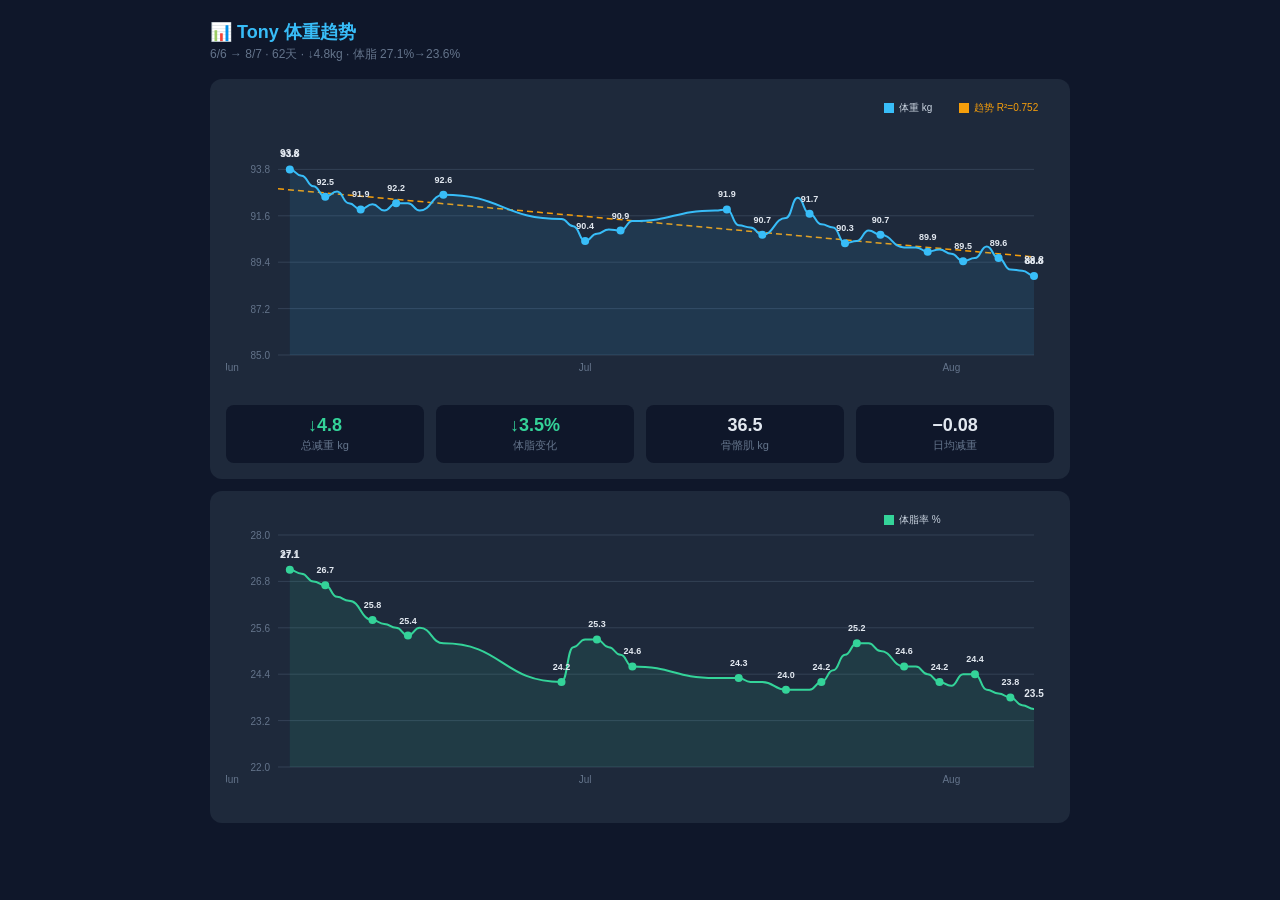
<file: reader/body-log.html>
<!DOCTYPE html>
<html lang="zh">
<head>
<meta charset="UTF-8"><meta name="viewport" content="width=device-width, initial-scale=1.0">
<title>Tony 体重趋势</title>
<style>
*{margin:0;padding:0;box-sizing:border-box}
body{font-family:-apple-system,'Segoe UI',sans-serif;background:#0f172a;color:#e2e8f0;padding:20px;max-width:900px;margin:0 auto}
h1{font-size:18px;color:#38bdf8;margin-bottom:2px}
.sub{font-size:12px;color:#64748b;margin-bottom:16px}
.box{background:#1e293b;border-radius:12px;padding:16px;margin-bottom:12px}
canvas{display:block;width:100%}
.stats{display:flex;gap:12px;margin-top:10px}
.stat{flex:1;background:#0f172a;border-radius:8px;padding:10px;text-align:center}
.stat .val{font-size:18px;font-weight:700}.stat .lbl{font-size:11px;color:#64748b;margin-top:2px}
.g{color:#34d399}
</style>
</head>
<body>
<h1>📊 Tony 体重趋势</h1>
<div class="sub">6/6 → 8/7 · 62天 · ↓4.8kg · 体脂 27.1%→23.6%</div>
<div class="box"><canvas id="c1"></canvas>
<div class="stats">
  <div class="stat"><div class="val g">↓4.8</div><div class="lbl">总减重 kg</div></div>
  <div class="stat"><div class="val g">↓3.5%</div><div class="lbl">体脂变化</div></div>
  <div class="stat"><div class="val">36.5</div><div class="lbl">骨骼肌 kg</div></div>
  <div class="stat"><div class="val">−0.08</div><div class="lbl">日均减重</div></div>
</div></div>
<div class="box"><canvas id="c2"></canvas></div>
<script src="body-log.js"></script>
</body>
</html>
</file>
<file: design-system/colors.css>
/* ============================================================
   Dot Design System — Colors
   Light-first, warm-neutral, calm-professional.
   Inspired by Radix semantic scales + Notion/Linear/Vercel
   warm off-whites. Designed for all-day PM/Founder use.

   - :root                = light (default)
   - [data-theme="dark"]  = dark (opt-in)
   - [data-theme="light"] = explicit light alias
   ============================================================ */

:root {
  /* =========================================================
     BRAND — Soft azure blue. Calm, modern, inviting; the
     friendliness of a sky blue without going corporate/
     enterprise-dashboard. Slightly desaturated + a cyan lean
     vs. pure indigo so it reads warmer on light canvases.
     Full scale so tints/hovers/actives stay perceptually even.
     AA: white-on-primary ≈ 4.9:1.
     ========================================================= */
  --dot-primary:         #3f6ec8;  /* soft azure — buttons, links, focus */
  --dot-primary-hover:   #4d7bd6;  /* +lighten */
  --dot-primary-active:  #3762b6;  /* darken, used on :active */
  --dot-primary-press:   #2e54a3;
  --dot-primary-subtle:  rgba(63, 110, 200, 0.08);  /* tinted bg, hover row */
  --dot-primary-subtle-2: rgba(63, 110, 200, 0.14); /* selected/active row */
  --dot-primary-on:      #ffffff;  /* text on filled primary */
  --dot-primary-fg:      #3f6ec8;  /* primary-tinted text on light bg */

  /* =========================================================
     NEUTRAL SCALE (light) — warm-tinted grays (W series).
     Warm neutrals fatigue the eye less than cool blue-grays
     over an 8-hour session. Never pure #000 / #fff.
     ========================================================= */
  --dot-gray-1: #1f2024;   /* (alias text-primary) strongest text      */
  --dot-gray-2: #5c5e66;   /* (alias text-secondary) helper / meta     */
  --dot-gray-3: #e7e7ea;   /* (alias border) hairline borders          */
  --dot-gray-4: #f4f4f3;   /* (alias fill) muted surface fill          */

  /* Extended semantic neutrals (new) */
  --dot-text-primary:    #1f2024;
  --dot-text-secondary:  #5c5e66;
  --dot-text-tertiary:   #8b8d96;
  --dot-text-disabled:   #b4b6bd;
  --dot-text-on-primary: #ffffff;

  --dot-border:         #e7e7ea;   /* default hairline          */
  --dot-border-strong:  #d4d4d8;   /* inputs / focused outlines */
  --dot-border-subtle:  #efeeec;   /* very faint separators     */

  --dot-bg:          #fbfbfa;      /* app canvas — warm off-white */
  --dot-bg-elevated: #ffffff;      /* cards, popovers, modals     */
  --dot-bg-surface:  #f4f4f3;      /* hover fills, subtle chips   */
  --dot-bg-sunken:   #eeedec;      /* inset / kanban gutters      */
  --dot-bg-overlay:  rgba(31, 32, 36, 0.40); /* modal scrim       */

  /* =========================================================
     STATUS — semantic, with paired fg + soft tinted bg.
     Chromatic restraint: status hues are DESATURATED so the
     primary blue is the only color that glows on screen.
     Only danger keeps enough saturation to be findable.
     Tags never fill with hue — only the .dot-tag__dot carries
     color. See dark override below for dark fg variants.
     ========================================================= */
  --dot-status-done:        #6B8F7E;  /* muted sage green — whispers */
  --dot-status-done-bg:     rgba(107, 143, 126, 0.12);
  --dot-status-done-fg:     #5C7E6E;

  --dot-status-progress:    #A08860;  /* muted amber/tan */
  --dot-status-progress-bg: rgba(160, 136, 96, 0.14);
  --dot-status-progress-fg: #8A7452;

  --dot-status-todo:        #6b7280;  /* gray-500 */
  --dot-status-todo-bg:     rgba(107, 114, 128, 0.12);
  --dot-status-todo-fg:     #52565e;

  --dot-status-agent:       #8B7FA8;  /* muted violet */
  --dot-status-agent-bg:    rgba(139, 127, 168, 0.14);
  --dot-status-agent-fg:    #766A92;

  --dot-danger:        #dc2626;  /* red-600 — kept saturated, the one alarm color */
  --dot-danger-hover:  #e03a3a;
  --dot-danger-active: #be2525;
  --dot-danger-bg:     rgba(220, 38, 38, 0.10);
  --dot-danger-fg:     #c01f1f;
  --dot-danger-on:     #ffffff;

  --dot-info:        #6A7FA0;  /* desaturated slate blue (won't fight primary) */
  --dot-info-bg:     rgba(106, 127, 160, 0.12);
  --dot-info-fg:     #566C8C;

  --dot-warning:        #A08860;  /* same muted amber as progress */
  --dot-warning-bg:     rgba(160, 136, 96, 0.14);

  --dot-success:        #6B8F7E;  /* same muted sage as done */
  --dot-success-bg:     rgba(107, 143, 126, 0.12);

  /* =========================================================
     ELEVATION — layered ambient shadows (Vercel-style).
     Two-stop shadows read softer than single blobs.
     ========================================================= */
  --dot-shadow-xs: 0 1px 2px rgba(17, 17, 26, 0.04);
  --dot-shadow-sm: 0 1px 2px rgba(17, 17, 26, 0.04),
                   0 1px 3px rgba(17, 17, 26, 0.06);
  --dot-shadow-md: 0 2px 4px rgba(17, 17, 26, 0.04),
                   0 4px 12px rgba(17, 17, 26, 0.08);
  --dot-shadow-lg: 0 4px 8px rgba(17, 17, 26, 0.06),
                   0 12px 32px rgba(17, 17, 26, 0.10);
  --dot-shadow-xl: 0 8px 16px rgba(17, 17, 26, 0.08),
                   0 24px 48px rgba(17, 17, 26, 0.14);
  --dot-shadow-focus: 0 0 0 3px rgba(63, 110, 200, 0.20);

  /* =========================================================
     RADII — slightly larger top end for a softer, modern feel.
     ========================================================= */
  --dot-radius-xs:   4px;
  --dot-radius-sm:   6px;
  --dot-radius-md:   8px;
  --dot-radius-lg:   12px;
  --dot-radius-xl:   16px;
  --dot-radius-pill: 9999px;

  /* =========================================================
     FOCUS RING — offset ring, not a glow blob.
     ========================================================= */
  --dot-focus-ring: 0 0 0 2px var(--dot-bg),
                    0 0 0 4px rgba(63, 110, 200, 0.55);

  /* =========================================================
     MOTION
     ========================================================= */
  --dot-ease: cubic-bezier(0.4, 0, 0.2, 1);
  --dot-ease-out: cubic-bezier(0.16, 1, 0.3, 1);
  --dot-dur-fast: 120ms;
  --dot-dur: 160ms;
  --dot-dur-slow: 240ms;
}

/* ============================================================
   Explicit light alias (so [data-theme="light"] always works
   even if :root defaults ever change).
   ============================================================ */
:root[data-theme="light"],
[data-theme="light"] {
  color-scheme: light;
}

/* ============================================================
   DARK THEME — Matcha soft-dark.
   Green-tinted near-black, never harsh. Cards float with
   subtle rounded borders. Text is warm off-white. Accent is
   a muted sage green ("matcha"). All three apps share this.
   ============================================================ */
:root[data-theme="dark"],
[data-theme="dark"] {
  color-scheme: dark;

  --dot-primary:         #8BA888;  /* matcha sage — buttons, links, focus */
  --dot-primary-hover:   #9BB898;
  --dot-primary-active:  #7B9A78;
  --dot-primary-press:   #6C8B69;
  --dot-primary-subtle:  rgba(139, 168, 136, 0.14);
  --dot-primary-subtle-2: rgba(139, 168, 136, 0.22);
  --dot-primary-on:      #1A1D1B;
  --dot-primary-fg:      #B5CCB1;

  --dot-gray-1: #D8DBD4;   /* text-primary: warm off-white       */
  --dot-gray-2: #969B93;   /* text-secondary: muted sage-gray    */
  --dot-gray-3: #353935;   /* border: whisper-thin                */
  --dot-gray-4: #282B28;   /* fill: subtle surface                */

  --dot-text-primary:    #D8DBD4;
  --dot-text-secondary:  #969B93;
  --dot-text-tertiary:   #6B7068;
  --dot-text-disabled:   #4A4F48;
  --dot-text-on-primary: #1A1D1B;

  --dot-border:         #353935;
  --dot-border-strong:  #454A44;
  --dot-border-subtle:  #2A2D2A;

  --dot-bg:          #1A1D1B;   /* matcha-dark canvas             */
  --dot-bg-elevated: #212522;   /* cards / popovers               */
  --dot-bg-surface:  #282B28;   /* hover fills / chips            */
  --dot-bg-sunken:   #141715;   /* gutters / inset                */
  --dot-bg-overlay:  rgba(0, 0, 0, 0.55);

  --dot-status-done:        #7DA88A;
  --dot-status-done-bg:     rgba(125, 168, 138, 0.16);
  --dot-status-done-fg:     #7DA88A;

  --dot-status-progress:    #B8A878;
  --dot-status-progress-bg: rgba(184, 168, 120, 0.16);
  --dot-status-progress-fg: #B8A878;

  --dot-status-todo:        #8A8F88;
  --dot-status-todo-bg:     rgba(138, 143, 136, 0.14);
  --dot-status-todo-fg:     #8A8F88;

  --dot-status-agent:       #A898B8;
  --dot-status-agent-bg:    rgba(168, 152, 184, 0.16);
  --dot-status-agent-fg:    #A898B8;

  --dot-danger:        #E07070;
  --dot-danger-hover:  #E88888;
  --dot-danger-active: #D06060;
  --dot-danger-bg:     rgba(224, 112, 112, 0.14);
  --dot-danger-fg:     #E07070;
  --dot-danger-on:     #1A1D1B;

  --dot-info:        #8A9CB8;
  --dot-info-bg:     rgba(138, 156, 184, 0.16);
  --dot-info-fg:     #8A9CB8;

  --dot-warning:        #B8A878;
  --dot-warning-bg:     rgba(184, 168, 120, 0.16);
  --dot-success:        #7DA88A;
  --dot-success-bg:     rgba(125, 168, 138, 0.16);

  --dot-shadow-xs: 0 1px 2px rgba(0, 0, 0, 0.35);
  --dot-shadow-sm: 0 1px 2px rgba(0, 0, 0, 0.35),
                   0 1px 3px rgba(0, 0, 0, 0.45);
  --dot-shadow-md: 0 2px 4px rgba(0, 0, 0, 0.40),
                   0 6px 16px rgba(0, 0, 0, 0.50);
  --dot-shadow-lg: 0 4px 8px rgba(0, 0, 0, 0.45),
                   0 16px 40px rgba(0, 0, 0, 0.55);
  --dot-shadow-xl: 0 8px 16px rgba(0, 0, 0, 0.50),
                   0 24px 48px rgba(0, 0, 0, 0.60);
  --dot-shadow-focus: 0 0 0 3px rgba(139, 168, 136, 0.30);

  --dot-focus-ring: 0 0 0 2px var(--dot-bg),
                    0 0 0 4px rgba(139, 168, 136, 0.50);
}
</file>
<file: design-system/typography.css>
/* ============================================================
   Dot Design System — Typography
   Calm, readable hierarchy for long working sessions.
   System-native sans (Inter where available) + CJK fallback.
   Weights cap at 700 (no 800) — confident but not loud.
   ============================================================ */

:root {
  /* ---- Font stacks ----------------------------------------- */
  --dot-font-sans: -apple-system, BlinkMacSystemFont, "Inter",
                   "Segoe UI", Roboto, Helvetica, Arial, sans-serif;
  --dot-font-cjk:  "PingFang SC", "Microsoft YaHei", "Hiragino Sans GB",
                   "Noto Sans CJK SC", sans-serif;
  --dot-font-mono: "SF Mono", "JetBrains Mono", "Fira Code",
                   Menlo, Consolas, "Liberation Mono", monospace;

  /* Combined: latin first, CJK fallback */
  --dot-font-base: var(--dot-font-sans), var(--dot-font-cjk);

  /* ---- Type scale (8px rhythm, 14px base) ----------------- */
  --dot-fs-display: 30px;   /* page titles, hero                */
  --dot-fs-h1:      22px;   /* section / panel title            */
  --dot-fs-h2:      17px;   /* card group headers               */
  --dot-fs-h3:      15px;   /* subsection                       */
  --dot-fs-body:    14px;   /* default body                     */
  --dot-fs-small:   13px;   /* secondary body, inputs           */
  --dot-fs-micro:   11px;   /* labels, meta, kbd                */

  /* ---- Weights (drop 800 — too heavy for calm tools) ------ */
  --dot-fw-regular: 400;
  --dot-fw-medium:  500;
  --dot-fw-semibold: 600;
  --dot-fw-bold:    700;

  /* Legacy aliases (kept for backward compat with old refs) */
  --dot-fw-h1:    700;
  --dot-fw-h2:    600;
  --dot-fw-h3:    600;
  --dot-fw-body:  400;
  --dot-fw-bold-legacy: 600;

  /* ---- Line heights ---------------------------------------- */
  --dot-lh-none:    1;
  --dot-lh-tight:   1.2;    /* headings */
  --dot-lh-snug:    1.4;    /* card titles */
  --dot-lh-base:    1.55;   /* UI body */
  --dot-lh-relaxed: 1.7;    /* long-form notes / docs */
  --dot-lh-loose:   1.65;   /* legacy alias */

  /* ---- Letter spacing -------------------------------------- */
  --dot-ls-tighter: -0.02em;
  --dot-ls-tight:   -0.01em;
  --dot-ls-normal:  0;
  --dot-ls-wide:    0.01em;
  --dot-ls-wider:   0.04em;   /* eyebrow / micro labels */
  --dot-ls-widest:  0.08em;

  /* ---- Paragraph spacing ----------------------------------- */
  --dot-prose-gap: 0.6em;
}

/* ============================================================
   Base element styles
   ============================================================ */
html {
  font-size: 16px;
  -webkit-font-smoothing: antialiased;
  -moz-osx-font-smoothing: grayscale;
  text-rendering: optimizeLegibility;
  font-feature-settings: "cv02", "cv03", "cv04", "cv11";
}

body {
  margin: 0;
  font-family: var(--dot-font-base);
  font-size: var(--dot-fs-body);
  font-weight: var(--dot-fw-regular);
  line-height: var(--dot-lh-base);
  letter-spacing: var(--dot-ls-normal);
  color: var(--dot-text-primary);
  background: var(--dot-bg);
  font-synthesis: none;
}

h1, h2, h3, h4, h5, h6 {
  margin: 0;
  color: var(--dot-text-primary);
  line-height: var(--dot-lh-tight);
  letter-spacing: var(--dot-ls-tight);
  font-weight: var(--dot-fw-bold);
}

h1 {
  font-size: var(--dot-fs-h1);
  font-weight: var(--dot-fw-bold);
  letter-spacing: var(--dot-ls-tighter);
}

h2 {
  font-size: var(--dot-fs-h2);
  font-weight: var(--dot-fw-semibold);
  line-height: var(--dot-lh-snug);
}

h3 {
  font-size: var(--dot-fs-h3);
  font-weight: var(--dot-fw-semibold);
}

p {
  margin: 0 0 var(--dot-prose-gap);
  line-height: var(--dot-lh-base);
}

a {
  color: var(--dot-primary-fg);
  text-decoration: none;
  transition: color var(--dot-dur-fast) var(--dot-ease);
  border-radius: var(--dot-radius-xs);
}
a:hover { color: var(--dot-primary-hover); }
a:focus-visible { outline: none; box-shadow: var(--dot-focus-ring); }

strong, b { font-weight: var(--dot-fw-semibold); }

small { font-size: var(--dot-fs-small); }

code, pre, kbd, samp {
  font-family: var(--dot-font-mono);
  font-size: 0.9em;
  font-feature-settings: normal;
}

code {
  padding: 1px 5px;
  border-radius: var(--dot-radius-xs);
  background: var(--dot-bg-surface);
  border: 1px solid var(--dot-border-subtle);
  color: var(--dot-text-primary);
}

pre {
  margin: 0 0 var(--dot-prose-gap);
  padding: var(--dot-space-3, 12px) var(--dot-space-4, 16px);
  background: var(--dot-bg-surface);
  border: 1px solid var(--dot-border);
  border-radius: var(--dot-radius-md);
  overflow-x: auto;
  line-height: var(--dot-lh-base);
}
pre code { padding: 0; background: none; border: 0; }

/* ============================================================
   Utility text classes
   ============================================================ */
.dot-text-primary   { color: var(--dot-text-primary); }
.dot-text-secondary { color: var(--dot-text-secondary); }
.dot-text-tertiary  { color: var(--dot-text-tertiary); }
.dot-text-danger    { color: var(--dot-danger-fg); }
.dot-text-mono      { font-family: var(--dot-font-mono); }

.dot-text-micro {
  font-size: var(--dot-fs-micro);
  font-weight: var(--dot-fw-medium);
  letter-spacing: var(--dot-ls-wider);
  text-transform: uppercase;
  color: var(--dot-text-tertiary);
}

.dot-text-eyebrow {
  font-size: var(--dot-fs-micro);
  font-weight: var(--dot-fw-semibold);
  letter-spacing: var(--dot-ls-widest);
  text-transform: uppercase;
  color: var(--dot-text-tertiary);
}

.dot-truncate {
  overflow: hidden;
  text-overflow: ellipsis;
  white-space: nowrap;
}

.dot-clamp-2 {
  display: -webkit-box;
  -webkit-line-clamp: 2;
  -webkit-box-orient: vertical;
  overflow: hidden;
}
</file>
<file: design-system/components.css>
/* ============================================================
   Dot Design System — Components
   Depends on colors.css + typography.css.
   All visual values reference CSS variables for theming.
   Light-first; dark via [data-theme="dark"].
   ============================================================ */

/* ============================================================
   SPACING SCALE (4px base)
   Single source of truth for rhythm. Use these, not magic px.
   ============================================================ */
:root {
  --dot-space-0:  0;
  --dot-space-1:  4px;
  --dot-space-2:  8px;
  --dot-space-3:  12px;
  --dot-space-4:  16px;
  --dot-space-5:  20px;
  --dot-space-6:  24px;
  --dot-space-8:  32px;
  --dot-space-10: 40px;
  --dot-space-12: 48px;
  --dot-space-16: 64px;

  /* Component height scale (32px base) */
  --dot-control-h-sm: 28px;
  --dot-control-h-md: 32px;
  --dot-control-h-lg: 38px;

  --dot-z-dropdown: 1000;
  --dot-z-sticky:   1020;
  --dot-z-overlay:  1040;
  --dot-z-modal:    1060;
  --dot-z-toast:    1080;
}

/* ============================================================
   Buttons
   ============================================================ */
.dot-btn {
  display: inline-flex;
  align-items: center;
  justify-content: center;
  gap: var(--dot-space-2);
  height: var(--dot-control-h-md);
  padding: 0 var(--dot-space-3);
  border: 1px solid transparent;
  border-radius: var(--dot-radius-md);
  font-family: inherit;
  font-size: var(--dot-fs-small);
  font-weight: var(--dot-fw-medium);
  line-height: 1;
  letter-spacing: var(--dot-ls-normal);
  color: var(--dot-text-primary);
  background: transparent;
  cursor: pointer;
  white-space: nowrap;
  transition: background var(--dot-dur) var(--dot-ease),
              border-color var(--dot-dur) var(--dot-ease),
              color var(--dot-dur) var(--dot-ease),
              box-shadow var(--dot-dur) var(--dot-ease),
              transform var(--dot-dur-fast) var(--dot-ease);
  user-select: none;
}
.dot-btn:focus-visible { outline: none; box-shadow: var(--dot-focus-ring); }
.dot-btn:active { transform: translateY(0.5px) scale(0.99); }

/* Primary — filled indigo */
.dot-btn--primary {
  background: var(--dot-primary);
  color: var(--dot-primary-on);
  border-color: var(--dot-primary);
  box-shadow: var(--dot-shadow-xs);
}
.dot-btn--primary:hover {
  background: var(--dot-primary-hover);
  border-color: var(--dot-primary-hover);
}
.dot-btn--primary:active {
  background: var(--dot-primary-active);
  border-color: var(--dot-primary-press);
}

/* Secondary — subtle surface */
.dot-btn--secondary {
  background: var(--dot-bg-elevated);
  color: var(--dot-text-primary);
  border-color: var(--dot-border);
  box-shadow: var(--dot-shadow-xs);
}
.dot-btn--secondary:hover {
  background: var(--dot-bg-surface);
  border-color: var(--dot-border-strong);
}

/* Outline (kept as alias of secondary) */
.dot-btn--outline {
  background: var(--dot-bg-elevated);
  color: var(--dot-text-primary);
  border-color: var(--dot-border);
  box-shadow: var(--dot-shadow-xs);
}
.dot-btn--outline:hover {
  background: var(--dot-bg-surface);
  border-color: var(--dot-border-strong);
}

/* Ghost — borderless */
.dot-btn--ghost {
  background: transparent;
  color: var(--dot-text-secondary);
}
.dot-btn--ghost:hover {
  background: var(--dot-bg-surface);
  color: var(--dot-text-primary);
}

/* Danger */
.dot-btn--danger {
  background: var(--dot-danger);
  color: var(--dot-danger-on);
  border-color: var(--dot-danger);
  box-shadow: var(--dot-shadow-xs);
}
.dot-btn--danger:hover { background: var(--dot-danger-hover); border-color: var(--dot-danger-hover); }
.dot-btn--danger:active { background: var(--dot-danger-active); border-color: var(--dot-danger-active); }

/* Subtle — soft tinted (for filters, secondary actions) */
.dot-btn--subtle {
  background: var(--dot-bg-surface);
  color: var(--dot-text-secondary);
  border-color: transparent;
}
.dot-btn--subtle:hover {
  background: var(--dot-primary-subtle);
  color: var(--dot-primary-fg);
}

/* Sizes */
.dot-btn--sm { height: var(--dot-control-h-sm); padding: 0 var(--dot-space-2); font-size: var(--dot-fs-micro); gap: var(--dot-space-1); }
.dot-btn--lg { height: var(--dot-control-h-lg); padding: 0 var(--dot-space-5); font-size: var(--dot-fs-body); gap: var(--dot-space-2); }

.dot-btn:disabled,
.dot-btn[aria-disabled="true"] {
  opacity: 0.45;
  cursor: not-allowed;
  pointer-events: none;
  box-shadow: none;
}

/* Icon-only button */
.dot-btn--icon {
  width: var(--dot-control-h-md);
  padding: 0;
  gap: 0;
}
.dot-btn--icon.dot-btn--sm { width: var(--dot-control-h-sm); }
.dot-btn--icon.dot-btn--lg { width: var(--dot-control-h-lg); }

/* ============================================================
   Tags / Pills / Badges
   ============================================================ */
.dot-tag {
  display: inline-flex;
  align-items: center;
  gap: var(--dot-space-1);
  height: 20px;
  padding: 0 var(--dot-space-2);
  border-radius: var(--dot-radius-pill);
  font-size: var(--dot-fs-micro);
  font-weight: var(--dot-fw-medium);
  letter-spacing: var(--dot-ls-wide);
  line-height: 1;
  white-space: nowrap;
  /* Linear-style restraint: tags are always gray pills.
     Hue lives only in the text + the .dot-tag__dot. */
  background: var(--dot-bg-surface);
  color: var(--dot-text-secondary);
  border: 1px solid var(--dot-border-subtle);
}

/* Status variants: SAME gray background, muted hue on text + dot only. */
.dot-tag--done      { background: var(--dot-bg-surface); color: var(--dot-status-done-fg); }
.dot-tag--progress  { background: var(--dot-bg-surface); color: var(--dot-status-progress-fg); }
.dot-tag--todo      { background: var(--dot-bg-surface); color: var(--dot-status-todo-fg); }
.dot-tag--agent     { background: var(--dot-bg-surface); color: var(--dot-status-agent-fg); }
.dot-tag--info      { background: var(--dot-bg-surface); color: var(--dot-info-fg); }

/* Exception: danger stays findable with its subtle red tint. */
.dot-tag--danger    { background: var(--dot-danger-bg); color: var(--dot-danger-fg); border-color: transparent; }

/* Plain neutral label */
.dot-tag--neutral {
  background: var(--dot-bg-surface);
  color: var(--dot-text-secondary);
  border-color: var(--dot-border-subtle);
}

.dot-tag--outline {
  background: transparent;
  color: var(--dot-text-secondary);
  border-color: var(--dot-border);
}

/* The dot is the ONLY element that carries saturated hue.
   Defaults to visible using currentColor so a tag is readable
   even without an explicit dot element. */
.dot-tag__dot {
  width: 6px;
  height: 6px;
  border-radius: 50%;
  background: currentColor;
  opacity: 1;
  flex-shrink: 0;
}

/* Solid badge (counts) */
.dot-badge {
  display: inline-flex;
  align-items: center;
  justify-content: center;
  min-width: 18px;
  height: 18px;
  padding: 0 var(--dot-space-1);
  border-radius: var(--dot-radius-pill);
  font-size: var(--dot-fs-micro);
  font-weight: var(--dot-fw-semibold);
  line-height: 1;
  background: var(--dot-primary);
  color: var(--dot-primary-on);
}
.dot-badge--neutral { background: var(--dot-bg-surface); color: var(--dot-text-secondary); border: 1px solid var(--dot-border); }
.dot-badge--danger  { background: var(--dot-danger); color: var(--dot-danger-on); }

/* ============================================================
   Kanban Board
   ============================================================ */
.dot-board {
  display: flex;
  gap: var(--dot-space-6);
  align-items: flex-start;
  padding: var(--dot-space-4);
  overflow-x: auto;
  height: 100%;
}

/* ---- Column ----------------------------------------------- */
.dot-column {
  flex: 0 0 300px;
  display: flex;
  flex-direction: column;
  min-height: 120px;
  background: var(--dot-bg-sunken);
  border: 1px solid var(--dot-border);
  border-radius: var(--dot-radius-lg);
  transition: border-color var(--dot-dur) var(--dot-ease),
              background var(--dot-dur) var(--dot-ease);
}
.dot-column--drag-over {
  border-color: var(--dot-primary);
  background: var(--dot-primary-subtle);
}

.dot-column__header {
  display: flex;
  align-items: center;
  justify-content: space-between;
  gap: var(--dot-space-2);
  padding: var(--dot-space-3) var(--dot-space-3) var(--dot-space-2);
}
.dot-column__title {
  display: flex;
  align-items: center;
  gap: var(--dot-space-2);
  font-size: var(--dot-fs-small);
  font-weight: var(--dot-fw-semibold);
  color: var(--dot-text-primary);
  letter-spacing: var(--dot-ls-wide);
}
.dot-column__count {
  font-size: var(--dot-fs-micro);
  font-weight: var(--dot-fw-medium);
  color: var(--dot-text-tertiary);
  background: var(--dot-bg-surface);
  border: 1px solid var(--dot-border-subtle);
  padding: 0 var(--dot-space-2);
  height: 18px;
  display: inline-flex;
  align-items: center;
  border-radius: var(--dot-radius-pill);
}
.dot-column__body {
  flex: 1;
  display: flex;
  flex-direction: column;
  gap: var(--dot-space-3);
  padding: var(--dot-space-1) var(--dot-space-3) var(--dot-space-3);
  overflow-y: auto;
  min-height: 40px;
}
.dot-column__add {
  margin: 0 var(--dot-space-3) var(--dot-space-3);
  width: calc(100% - var(--dot-space-6));
}

/* ============================================================
   Card
   ============================================================ */
.dot-card {
  display: flex;
  flex-direction: column;
  gap: var(--dot-space-3);
  padding: var(--dot-space-4);
  background: var(--dot-bg-elevated);
  border: 1px solid var(--dot-border);
  border-radius: var(--dot-radius-md);
  box-shadow: var(--dot-shadow-xs);
  cursor: grab;
  transition: box-shadow var(--dot-dur) var(--dot-ease-out),
              border-color var(--dot-dur) var(--dot-ease),
              transform var(--dot-dur) var(--dot-ease-out);
}
.dot-card:hover {
  box-shadow: var(--dot-shadow-md);
  border-color: var(--dot-border-strong);
  transform: translateY(-1px);
}
.dot-card:active { cursor: grabbing; }
.dot-card--dragging {
  opacity: 0.85;
  transform: rotate(0.5deg);
  box-shadow: var(--dot-shadow-lg);
  cursor: grabbing;
}
.dot-card--selected {
  border-color: var(--dot-primary);
  box-shadow: var(--dot-shadow-focus);
}

.dot-card__id {
  font-size: var(--dot-fs-micro);
  color: var(--dot-text-tertiary);
  font-family: var(--dot-font-mono);
  letter-spacing: var(--dot-ls-wide);
}
.dot-card__title {
  font-size: var(--dot-fs-body);
  font-weight: var(--dot-fw-medium);
  color: var(--dot-text-primary);
  line-height: var(--dot-lh-snug);
  word-break: break-word;
}
.dot-card__desc {
  font-size: var(--dot-fs-small);
  color: var(--dot-text-secondary);
  line-height: var(--dot-lh-base);
  margin: 0;
}
.dot-card__meta {
  display: flex;
  align-items: center;
  justify-content: space-between;
  gap: var(--dot-space-2);
  margin-top: var(--dot-space-1);
}
.dot-card__tags {
  display: flex;
  flex-wrap: wrap;
  gap: var(--dot-space-1);
}
.dot-card__assignee {
  font-size: var(--dot-fs-micro);
  color: var(--dot-text-tertiary);
}
.dot-card__footer {
  display: flex;
  align-items: center;
  justify-content: space-between;
  gap: var(--dot-space-2);
}

/* ============================================================
   Avatar
   ============================================================ */
.dot-avatar {
  display: inline-flex;
  align-items: center;
  justify-content: center;
  width: 24px;
  height: 24px;
  border-radius: 50%;
  background: var(--dot-primary-subtle-2);
  color: var(--dot-primary-fg);
  font-size: var(--dot-fs-micro);
  font-weight: var(--dot-fw-semibold);
  line-height: 1;
  letter-spacing: var(--dot-ls-normal);
  text-transform: uppercase;
  flex-shrink: 0;
  user-select: none;
}
.dot-avatar--sm { width: 20px; height: 20px; font-size: 10px; }
.dot-avatar--lg { width: 32px; height: 32px; font-size: var(--dot-fs-small); }
.dot-avatar--agent {
  background: var(--dot-status-agent-bg);
  color: var(--dot-status-agent-fg);
}
.dot-avatar-group {
  display: inline-flex;
  align-items: center;
}
.dot-avatar-group .dot-avatar {
  margin-left: -6px;
  border: 2px solid var(--dot-bg-elevated);
}
.dot-avatar-group .dot-avatar:first-child { margin-left: 0; }

/* ============================================================
   Search Bar
   ============================================================ */
.dot-search {
  position: relative;
  display: flex;
  align-items: center;
  width: 100%;
  max-width: 440px;
}
.dot-search__icon {
  position: absolute;
  left: var(--dot-space-3);
  display: flex;
  align-items: center;
  color: var(--dot-text-tertiary);
  pointer-events: none;
  font-size: var(--dot-fs-body);
  line-height: 1;
}
.dot-search__input {
  width: 100%;
  height: 36px;
  padding: 0 var(--dot-space-3) 0 calc(var(--dot-space-3) + 18px);
  background: var(--dot-bg-elevated);
  border: 1px solid var(--dot-border);
  border-radius: var(--dot-radius-md);
  color: var(--dot-text-primary);
  font-family: inherit;
  font-size: var(--dot-fs-small);
  transition: border-color var(--dot-dur) var(--dot-ease),
              box-shadow var(--dot-dur) var(--dot-ease),
              background var(--dot-dur) var(--dot-ease);
}
.dot-search__input::placeholder { color: var(--dot-text-tertiary); }
.dot-search__input:hover { border-color: var(--dot-border-strong); }
.dot-search__input:focus {
  outline: none;
  border-color: var(--dot-primary);
  background: var(--dot-bg-elevated);
  box-shadow: var(--dot-shadow-focus);
}
.dot-search__kbd {
  position: absolute;
  right: var(--dot-space-2);
  display: inline-flex;
  align-items: center;
  height: 18px;
  padding: 0 var(--dot-space-2);
  font-size: var(--dot-fs-micro);
  color: var(--dot-text-tertiary);
  background: var(--dot-bg-surface);
  border: 1px solid var(--dot-border);
  border-radius: var(--dot-radius-sm);
  font-family: var(--dot-font-mono);
  line-height: 1;
}

/* ============================================================
   Generic inputs
   ============================================================ */
.dot-input,
.dot-textarea,
.dot-select {
  width: 100%;
  padding: var(--dot-space-2) var(--dot-space-3);
  background: var(--dot-bg-elevated);
  border: 1px solid var(--dot-border);
  border-radius: var(--dot-radius-md);
  color: var(--dot-text-primary);
  font-family: inherit;
  font-size: var(--dot-fs-small);
  line-height: var(--dot-lh-snug);
  transition: border-color var(--dot-dur) var(--dot-ease),
              box-shadow var(--dot-dur) var(--dot-ease);
}
.dot-input::placeholder,
.dot-textarea::placeholder { color: var(--dot-text-tertiary); }
.dot-input:hover,
.dot-textarea:hover,
.dot-select:hover { border-color: var(--dot-border-strong); }
.dot-input:focus,
.dot-textarea:focus,
.dot-select:focus {
  outline: none;
  border-color: var(--dot-primary);
  box-shadow: var(--dot-shadow-focus);
}
.dot-input:disabled,
.dot-textarea:disabled {
  opacity: 0.55;
  cursor: not-allowed;
  background: var(--dot-bg-surface);
}
.dot-textarea { resize: vertical; min-height: 80px; line-height: var(--dot-lh-base); }

.dot-input--sm { padding: var(--dot-space-1) var(--dot-space-2); font-size: var(--dot-fs-micro); }
.dot-input--error { border-color: var(--dot-danger); }
.dot-input--error:focus { box-shadow: 0 0 0 3px var(--dot-danger-bg); }

/* ============================================================
   Divider
   ============================================================ */
.dot-divider {
  height: 1px;
  width: 100%;
  background: var(--dot-border);
  border: 0;
  margin: 0;
}
.dot-divider--strong { background: var(--dot-border-strong); }
.dot-divider--subtle { background: var(--dot-border-subtle); }

/* ============================================================
   Surface / Panel / Card container
   ============================================================ */
.dot-surface {
  background: var(--dot-bg-elevated);
  border: 1px solid var(--dot-border);
  border-radius: var(--dot-radius-lg);
  box-shadow: var(--dot-shadow-sm);
}
.dot-surface--inset {
  background: var(--dot-bg-sunken);
  box-shadow: inset 0 1px 2px rgba(17, 17, 26, 0.04);
}
[data-theme="dark"] .dot-surface--inset {
  box-shadow: inset 0 1px 2px rgba(0, 0, 0, 0.3);
}

/* ============================================================
   Menu / Dropdown
   ============================================================ */
.dot-menu {
  min-width: 180px;
  padding: var(--dot-space-1);
  background: var(--dot-bg-elevated);
  border: 1px solid var(--dot-border);
  border-radius: var(--dot-radius-md);
  box-shadow: var(--dot-shadow-lg);
  z-index: var(--dot-z-dropdown);
}
.dot-menu__item {
  display: flex;
  align-items: center;
  gap: var(--dot-space-2);
  padding: var(--dot-space-2) var(--dot-space-3);
  border-radius: var(--dot-radius-sm);
  font-size: var(--dot-fs-small);
  color: var(--dot-text-primary);
  cursor: pointer;
  white-space: nowrap;
  transition: background var(--dot-dur-fast) var(--dot-ease);
}
.dot-menu__item:hover { background: var(--dot-bg-surface); }
.dot-menu__item--active { background: var(--dot-primary-subtle); color: var(--dot-primary-fg); }
.dot-menu__item--danger { color: var(--dot-danger-fg); }
.dot-menu__item--danger:hover { background: var(--dot-danger-bg); }
.dot-menu__sep {
  height: 1px;
  background: var(--dot-border);
  margin: var(--dot-space-1) 0;
}
.dot-menu__label {
  padding: var(--dot-space-2) var(--dot-space-3) var(--dot-space-1);
  font-size: var(--dot-fs-micro);
  font-weight: var(--dot-fw-semibold);
  letter-spacing: var(--dot-ls-wider);
  text-transform: uppercase;
  color: var(--dot-text-tertiary);
}

/* ============================================================
   Tooltip
   ============================================================ */
.dot-tooltip {
  display: inline-block;
  padding: var(--dot-space-1) var(--dot-space-2);
  background: var(--dot-text-primary);
  color: var(--dot-bg);
  font-size: var(--dot-fs-micro);
  font-weight: var(--dot-fw-medium);
  line-height: 1.3;
  border-radius: var(--dot-radius-sm);
  box-shadow: var(--dot-shadow-md);
  pointer-events: none;
  z-index: var(--dot-z-overlay);
  max-width: 240px;
}

/* ============================================================
   Skeleton (loading)
   ============================================================ */
.dot-skeleton {
  display: block;
  background: var(--dot-bg-surface);
  border-radius: var(--dot-radius-sm);
  position: relative;
  overflow: hidden;
}
.dot-skeleton::after {
  content: "";
  position: absolute;
  inset: 0;
  transform: translateX(-100%);
  background: linear-gradient(
    90deg,
    transparent,
    rgba(255, 255, 255, 0.45),
    transparent
  );
  animation: dot-shimmer 1.4s var(--dot-ease) infinite;
}
[data-theme="dark"] .dot-skeleton::after {
  background: linear-gradient(
    90deg,
    transparent,
    rgba(255, 255, 255, 0.06),
    transparent
  );
}
@keyframes dot-shimmer { 100% { transform: translateX(100%); } }

/* ============================================================
   Misc helpers
   ============================================================ */
.dot-stack { display: flex; flex-direction: column; gap: var(--dot-space-3); }
.dot-row   { display: flex; align-items: center; gap: var(--dot-space-2); }
.dot-flex-1 { flex: 1; }
.dot-rounded { border-radius: var(--dot-radius-md); }
.dot-cursor-grab { cursor: grab; }

/* Scrollbar polish (WebKit) */
.dot-scroll::-webkit-scrollbar { width: 10px; height: 10px; }
.dot-scroll::-webkit-scrollbar-track { background: transparent; }
.dot-scroll::-webkit-scrollbar-thumb {
  background: var(--dot-border-strong);
  border-radius: var(--dot-radius-pill);
  border: 3px solid var(--dot-bg);
}
.dot-scroll::-webkit-scrollbar-thumb:hover { background: var(--dot-text-tertiary); }

@media (prefers-reduced-motion: reduce) {
  *, *::before, *::after {
    animation-duration: 0.01ms !important;
    transition-duration: 0.01ms !important;
  }
}
</file>
<file: reader/style.css>
/* ============================================================
   Dot Reader — Library + reading view styles
   Eye-friendly dark theme. Uses ONLY --dot-* design tokens.
   Depends on /design-system/{colors,typography,components}.css.

   Layout modes:
     • Mobile (≤1200px): single column. The reading view is a
       fullscreen fixed overlay (immersive).
     • Desktop (>1200px): two-column shell — a persistent sidebar
       list of books on the left + a main reading pane on the right.
       The reading view renders INLINE in the main pane (not an
       overlay) so the sidebar stays visible while reading.
   ============================================================ */

/* ------------------------------------------------------------
   Reader-specific type tokens (extend the --dot-fs-* scale).
   Long-form reading body text sits between the UI h1 (22px) and
   h2 (17px) sizes; the user-adjustable A+/A− control overrides
   --dot-fs-reader inline, but the default + responsive value are
   declared here as named tokens instead of hardcoded pixels.
   ------------------------------------------------------------ */
:root {
  --dot-fs-reader:        20px;   /* default reading body size */
  --dot-fs-reader-mobile: 17px;   /* tightened on small screens */
  --dot-fs-reader-art:    48px;   /* large decorative glyph    */
}
/* ------------------------------------------------------------
   Reading theme — warm dark, optimized for long-session eye
   comfort. Deep warm charcoal background + amber-cream text
   (Kindle / Apple Books / BMW dashboard research-backed).
   Single theme, no switching.
   ------------------------------------------------------------ */
:root,
[data-reader-theme="sepia"],
[data-reader-theme="light"],
[data-reader-theme="dark"] {
  --reader-page-bg:    #1C1A17;
  --reader-page-text:  #D4C4A0;
  --reader-page-accent:#B8A88A;
  --reader-page-border:#2A2824;
}


/* ------------------------------------------------------------
   Layout shell
   ------------------------------------------------------------ */
.reader-body {
  min-height: 100vh;
  background: var(--dot-bg);
  color: var(--dot-text-primary);
  display: flex;
  flex-direction: column;
}

.reader-appbar {
  position: sticky;
  top: 0;
  z-index: var(--dot-z-sticky);
  display: flex;
  align-items: center;
  gap: var(--dot-space-4);
  padding: var(--dot-space-4) var(--dot-space-8);
  background: var(--dot-bg);
  border-bottom: 1px solid var(--dot-border);
  backdrop-filter: saturate(1.1);
  flex-shrink: 0;
}

.reader-appbar__brand {
  display: flex;
  align-items: center;
  gap: var(--dot-space-3);
  flex-shrink: 0;
}
.reader-appbar__mark {
  display: inline-flex;
  align-items: center;
  justify-content: center;
  width: 32px;
  height: 32px;
  border-radius: var(--dot-radius-md);
  background: var(--dot-primary);
  color: var(--dot-primary-on);
  font-weight: var(--dot-fw-bold);
  font-size: var(--dot-fs-h3);
  box-shadow: var(--dot-shadow-xs);
}
.reader-appbar__title {
  font-size: var(--dot-fs-h2);
  font-weight: var(--dot-fw-semibold);
  letter-spacing: var(--dot-ls-tight);
  color: var(--dot-text-primary);
}

.reader-appbar__search {
  flex: 1;
  display: flex;
  justify-content: center;
}
.reader-appbar__search .dot-search {
  max-width: 560px;
  width: 100%;
}

.reader-appbar__actions {
  display: flex;
  align-items: center;
  gap: var(--dot-space-3);
  flex-shrink: 0;
}

/* ---- Theme switcher (Dark / Sepia / Light) ---- */
.reader-theme-switch {
  display: flex;
  gap: 2px;
  margin-right: var(--dot-space-2);
  padding: 2px;
  border-radius: var(--dot-radius-md);
  background: var(--dot-bg-surface);
  border: 1px solid var(--dot-border);
}
.reader-theme-btn {
  width: 28px; height: 28px;
  border: none; border-radius: var(--dot-radius-sm);
  cursor: pointer;
  display: flex; align-items: center; justify-content: center;
  font-size: 12px;
  background: transparent;
  transition: background 0.15s, color 0.15s;
  color: var(--dot-text-tertiary);
}
.reader-theme-btn:hover { color: var(--dot-text-primary); }
.reader-theme-btn.active {
  background: var(--dot-primary);
  color: var(--dot-primary-on);
}
.reader-theme-btn[data-theme="dark"]  { color: #8A8A8A; }
.reader-theme-btn[data-theme="dark"].active  { background: #3A3A44; color: #D4D4D4; }
.reader-theme-btn[data-theme="sepia"] { color: #C4A97D; }
.reader-theme-btn[data-theme="sepia"].active { background: #C4A97D; color: #FFF; }
.reader-theme-btn[data-theme="light"] { color: #999; }
.reader-theme-btn[data-theme="light"].active { background: #666; color: #FFF; }

/* The native file input is hidden; the Import button triggers it. */
.reader-file-input {
  position: absolute;
  width: 1px;
  height: 1px;
  padding: 0;
  margin: -1px;
  overflow: hidden;
  clip: rect(0, 0, 0, 0);
  white-space: nowrap;
  border: 0;
}

/* ------------------------------------------------------------
   Two-column shell
   ------------------------------------------------------------ */
.reader-shell {
  flex: 1;
  display: flex;
  min-height: 0;          /* allow children to scroll */
}

.reader-main {
  flex: 1;
  display: flex;
  flex-direction: column;
  min-width: 0;
  min-height: 0;
  position: relative;     /* positioning context for inline reader-view */
}

/* ------------------------------------------------------------
   Sidebar (desktop only)
   ------------------------------------------------------------ */
.reader-sidebar {
  display: none;
  flex-direction: column;
  width: 280px;
  flex-shrink: 0;
  border-right: 1px solid var(--dot-border);
  background: var(--dot-bg);
}

.reader-sidebar__head {
  display: flex;
  align-items: center;
  justify-content: space-between;
  padding: var(--dot-space-5) var(--dot-space-5) var(--dot-space-3);
  font-size: var(--dot-fs-micro);
  font-weight: var(--dot-fw-semibold);
  letter-spacing: var(--dot-ls-wider);
  text-transform: uppercase;
  color: var(--dot-text-tertiary);
  flex-shrink: 0;
}
.reader-sidebar__count {
  font-variant-numeric: tabular-nums;
  color: var(--dot-text-tertiary);
}

.reader-sidebar__list {
  flex: 1;
  overflow-y: auto;
  padding: 0 var(--dot-space-2) var(--dot-space-3);
}

.reader-sidebar__row {
  display: flex;
  flex-direction: column;
  gap: 2px;
  width: 100%;
  padding: var(--dot-space-2) var(--dot-space-3);
  border: 0;
  background: transparent;
  border-radius: var(--dot-radius-md);
  text-align: left;
  font: inherit;
  color: inherit;
  cursor: pointer;
  transition: background var(--dot-dur) var(--dot-ease);
}
.reader-sidebar__row + .reader-sidebar__row { margin-top: 2px; }
.reader-sidebar__row:hover { background: var(--dot-bg-surface); }
.reader-sidebar__row:focus-visible {
  outline: none;
  box-shadow: var(--dot-shadow-focus);
}
.reader-sidebar__row.is-active {
  background: var(--dot-primary-subtle-2);
}
.reader-sidebar__row.is-active .reader-sidebar__row-title {
  color: var(--dot-primary-fg);
}
.reader-sidebar__row-title {
  font-size: var(--dot-fs-small);
  font-weight: var(--dot-fw-semibold);
  color: var(--dot-text-primary);
  line-height: var(--dot-lh-snug);
  overflow: hidden;
  text-overflow: ellipsis;
  white-space: nowrap;
}
.reader-sidebar__row-meta {
  display: flex;
  align-items: center;
  gap: var(--dot-space-2);
  font-size: var(--dot-fs-micro);
  color: var(--dot-text-tertiary);
  font-variant-numeric: tabular-nums;
  overflow: hidden;
}
.reader-sidebar__row-author {
  overflow: hidden;
  text-overflow: ellipsis;
  white-space: nowrap;
  flex: 1;
}
.reader-sidebar__row-rating {
  color: #f5a623;
  font-variant-numeric: tabular-nums;
  flex-shrink: 0;
}
.reader-sidebar__row-bar {
  height: 3px;
  width: 100%;
  border-radius: var(--dot-radius-pill);
  background: var(--dot-bg-surface);
  overflow: hidden;
  margin-top: 2px;
}
.reader-sidebar__row-bar-fill {
  height: 100%;
  background: var(--dot-primary);
  border-radius: var(--dot-radius-pill);
}

/* Reading stats footer in the sidebar */
.reader-sidebar__stats {
  flex-shrink: 0;
  padding: var(--dot-space-3) var(--dot-space-5);
  border-top: 1px solid var(--dot-border);
  font-size: var(--dot-fs-micro);
  color: var(--dot-text-tertiary);
  line-height: var(--dot-lh-snug);
}
.reader-sidebar__stats strong {
  color: var(--dot-text-secondary);
  font-weight: var(--dot-fw-semibold);
  font-variant-numeric: tabular-nums;
}

/* ------------------------------------------------------------
   Library main / status
   ------------------------------------------------------------ */
.reader-library {
  flex: 1;
  overflow-y: auto;
  width: 100%;
  max-width: 1400px;
  margin: 0 auto;
  padding: var(--dot-space-10) var(--dot-space-8) var(--dot-space-16);
}
/* When a book is open, hide the library so the inline reader-view
   owns the main column (desktop). On mobile the overlay covers it. */
body.is-reading .reader-library { display: none; }

.reader-status {
  display: flex;
  align-items: baseline;
  justify-content: space-between;
  gap: var(--dot-space-4);
  margin-bottom: var(--dot-space-8);
}
.reader-status__heading {
  font-size: var(--dot-fs-display);
  font-weight: var(--dot-fw-bold);
  letter-spacing: var(--dot-ls-tighter);
  color: var(--dot-text-primary);
}
.reader-status__meta {
  margin: 0;
  font-size: var(--dot-fs-small);
  color: var(--dot-text-tertiary);
}

/* ------------------------------------------------------------
   Book grid
   ------------------------------------------------------------ */
.reader-grid {
  display: grid;
  grid-template-columns: repeat(auto-fill, minmax(180px, 1fr));
  gap: var(--dot-space-8) var(--dot-space-6);
}

/* ---- Card ---------------------------------------------------- */
.reader-card {
  display: flex;
  flex-direction: column;
  gap: var(--dot-space-3);
  padding: 0;
  background: transparent;
  border: 0;
  text-align: left;
  font: inherit;
  color: inherit;
  cursor: pointer;
  transition: transform var(--dot-dur) var(--dot-ease-out);
}
.reader-card:hover { transform: translateY(-2px); }
.reader-card:focus-visible { outline: none; }
.reader-card:focus-visible .reader-card__cover {
  box-shadow: var(--dot-focus-ring);
  border-color: var(--dot-primary);
}

/* Cover thumbnail — 2:3 book aspect ratio */
.reader-card__cover {
  position: relative;
  aspect-ratio: 2 / 3;
  width: 100%;
  border-radius: var(--dot-radius-lg);
  overflow: hidden;
  background: var(--dot-bg-surface);
  border: 1px solid var(--dot-border);
  box-shadow: var(--dot-shadow-sm);
  display: flex;
  align-items: center;
  justify-content: center;
  transition: box-shadow var(--dot-dur) var(--dot-ease-out),
              border-color var(--dot-dur) var(--dot-ease);
}
.reader-card:hover .reader-card__cover {
  box-shadow: var(--dot-shadow-lg);
  border-color: var(--dot-border-strong);
}
.reader-card__cover img {
  width: 100%;
  height: 100%;
  object-fit: cover;
  display: block;
}

.reader-card__placeholder {
  width: 100%;
  height: 100%;
  display: flex;
  flex-direction: column;
  align-items: center;
  justify-content: center;
  gap: var(--dot-space-3);
  padding: var(--dot-space-4);
  background:
    linear-gradient(var(--dot-primary-subtle), var(--dot-primary-subtle)),
    var(--dot-bg-surface);
  text-align: center;
}
.reader-card__placeholder-mark {
  font-size: var(--dot-fs-display);
  font-weight: var(--dot-fw-bold);
  color: var(--dot-primary-fg);
  line-height: 1;
  letter-spacing: var(--dot-ls-tighter);
}
.reader-card__placeholder-title {
  font-size: var(--dot-fs-small);
  font-weight: var(--dot-fw-medium);
  color: var(--dot-text-secondary);
  line-height: var(--dot-lh-snug);
  display: -webkit-box;
  -webkit-line-clamp: 3;
  -webkit-box-orient: vertical;
  overflow: hidden;
}

.reader-card__fmt {
  position: absolute;
  top: var(--dot-space-2);
  left: var(--dot-space-2);
  z-index: 1;
}

.reader-card__title {
  font-size: var(--dot-fs-body);
  font-weight: var(--dot-fw-semibold);
  color: var(--dot-text-primary);
  line-height: var(--dot-lh-snug);
  letter-spacing: var(--dot-ls-tight);
  display: -webkit-box;
  -webkit-line-clamp: 2;
  -webkit-box-orient: vertical;
  overflow: hidden;
}
.reader-card__author {
  font-size: var(--dot-fs-small);
  color: var(--dot-text-secondary);
  line-height: var(--dot-lh-snug);
  overflow: hidden;
  text-overflow: ellipsis;
  white-space: nowrap;
}
.reader-card__rating {
  font-size: var(--dot-fs-small);
  color: #f5a623;
  line-height: var(--dot-lh-snug);
  white-space: nowrap;            /* ★★★★★ 9.0 (3,933人评价) — no wrap */
  overflow: hidden;
  text-overflow: ellipsis;
}

.reader-card__progress {
  display: flex;
  flex-direction: column;
  gap: var(--dot-space-1);
  margin-top: var(--dot-space-1);
}
.reader-card__bar {
  height: 4px;
  width: 100%;
  border-radius: var(--dot-radius-pill);
  background: var(--dot-bg-surface);
  overflow: hidden;
}
.reader-card__bar-fill {
  height: 100%;
  border-radius: var(--dot-radius-pill);
  background: var(--dot-primary);
  transition: width var(--dot-dur-slow) var(--dot-ease-out);
}
.reader-card__progress-meta {
  display: flex;
  align-items: center;
  justify-content: space-between;
  font-size: var(--dot-fs-micro);
  color: var(--dot-text-tertiary);
  font-variant-numeric: tabular-nums;
}

/* ------------------------------------------------------------
   Search results
   ------------------------------------------------------------ */
.reader-search-results {
  display: flex;
  flex-direction: column;
  gap: var(--dot-space-5);
}
.reader-search-results__meta {
  font-size: var(--dot-fs-small);
  color: var(--dot-text-tertiary);
  margin: 0 0 var(--dot-space-2);
}
.reader-search-results__group {
  border: 1px solid var(--dot-border);
  border-radius: var(--dot-radius-lg);
  background: var(--dot-bg-elevated);
  overflow: hidden;
}
.reader-search-results__group-head {
  display: flex;
  align-items: center;
  gap: var(--dot-space-3);
  padding: var(--dot-space-3) var(--dot-space-4);
  border-bottom: 1px solid var(--dot-border-subtle);
  background: var(--dot-bg-surface);
}
.reader-search-results__group-cover {
  width: 28px;
  height: 42px;
  border-radius: var(--dot-radius-sm);
  object-fit: cover;
  background: var(--dot-bg-surface);
  border: 1px solid var(--dot-border);
  flex-shrink: 0;
}
.reader-search-results__group-cover.ph {
  display: inline-flex;
  align-items: center;
  justify-content: center;
  background: var(--dot-primary-subtle);
  color: var(--dot-primary-fg);
  font-size: var(--dot-fs-micro);
  font-weight: var(--dot-fw-bold);
}
.reader-search-results__group-titles {
  display: flex;
  flex-direction: column;
  min-width: 0;
}
.reader-search-results__group-title {
  font-size: var(--dot-fs-body);
  font-weight: var(--dot-fw-semibold);
  color: var(--dot-text-primary);
  overflow: hidden;
  text-overflow: ellipsis;
  white-space: nowrap;
}
.reader-search-results__group-author {
  font-size: var(--dot-fs-micro);
  color: var(--dot-text-tertiary);
  overflow: hidden;
  text-overflow: ellipsis;
  white-space: nowrap;
}
.reader-search-results__group-count {
  margin-left: auto;
  font-size: var(--dot-fs-micro);
  color: var(--dot-text-tertiary);
  font-variant-numeric: tabular-nums;
  flex-shrink: 0;
}
.reader-search-results__matches {
  display: flex;
  flex-direction: column;
}
.reader-search-result {
  display: flex;
  flex-direction: column;
  gap: 2px;
  width: 100%;
  padding: var(--dot-space-3) var(--dot-space-4);
  border: 0;
  background: transparent;
  text-align: left;
  font: inherit;
  color: inherit;
  cursor: pointer;
  transition: background var(--dot-dur) var(--dot-ease);
}
.reader-search-result + .reader-search-result {
  border-top: 1px solid var(--dot-border-subtle);
}
.reader-search-result:hover { background: var(--dot-bg-surface); }
.reader-search-result:focus-visible {
  outline: none;
  box-shadow: var(--dot-shadow-focus);
}
.reader-search-result__page {
  font-size: var(--dot-fs-micro);
  color: var(--dot-text-tertiary);
  font-variant-numeric: tabular-nums;
  letter-spacing: var(--dot-ls-wide);
  text-transform: uppercase;
}
.reader-search-result__snippet {
  font-size: var(--dot-fs-small);
  color: var(--dot-text-secondary);
  line-height: var(--dot-lh-snug);
}
.reader-search-result__snippet mark {
  background: var(--dot-primary-subtle-2);
  color: var(--dot-primary-fg);
  border-radius: var(--dot-radius-xs);
  padding: 0 2px;
}
.reader-search-results__empty {
  padding: var(--dot-space-10) var(--dot-space-4);
  text-align: center;
  color: var(--dot-text-tertiary);
  font-size: var(--dot-fs-body);
}

/* ------------------------------------------------------------
   Empty + error states
   ------------------------------------------------------------ */
.reader-empty {
  display: flex;
  flex-direction: column;
  align-items: center;
  justify-content: center;
  gap: var(--dot-space-3);
  padding: var(--dot-space-16) var(--dot-space-6);
  text-align: center;
}
.reader-empty[hidden] { display: none; }
.reader-empty__art {
  font-size: var(--dot-fs-reader-art);
  color: var(--dot-text-tertiary);
  line-height: 1;
  margin-bottom: var(--dot-space-2);
}
.reader-empty__title {
  font-size: var(--dot-fs-h1);
  font-weight: var(--dot-fw-bold);
  color: var(--dot-text-primary);
}
.reader-empty__desc {
  margin: 0 0 var(--dot-space-4);
  max-width: 460px;
  font-size: var(--dot-fs-body);
  color: var(--dot-text-secondary);
  line-height: var(--dot-lh-relaxed);
}

.reader-error {
  margin-top: var(--dot-space-6);
  padding: var(--dot-space-3) var(--dot-space-4);
  border-radius: var(--dot-radius-md);
  background: var(--dot-danger-bg);
  color: var(--dot-danger-fg);
  border: 1px solid transparent;
  font-size: var(--dot-fs-small);
  white-space: pre-wrap;
}

/* ------------------------------------------------------------
   Reading view
   ------------------------------------------------------------ */
.reader-view {
  position: fixed;
  inset: 0;
  z-index: var(--dot-z-modal);
  display: flex;
  flex-direction: column;
  background: var(--dot-bg);
  cursor: default;
}
.reader-view__page-wrap {
  background: var(--reader-page-bg);
}
.reader-view[hidden] { display: none; }

/* Top bar + bottom nav: float over the page and fade out when idle so the
   reader sees only text + page number. They reappear on mouse movement,
   hover, or keyboard focus. */
.reader-view__bar,
.reader-view__nav {
  position: absolute;
  left: 50%;
  transform: translateX(-50%);
  z-index: 2;
  width: min(760px, calc(100% - 2 * var(--dot-space-6)));
  display: flex;
  align-items: center;
  gap: var(--dot-space-3);
  padding: var(--dot-space-3) var(--dot-space-5);
  background: var(--dot-bg-elevated);
  border: 1px solid var(--dot-border);
  border-radius: var(--dot-radius-pill);
  box-shadow: var(--dot-shadow-lg);
  opacity: 1;
  transition: opacity 400ms var(--dot-ease-out),
              transform 400ms var(--dot-ease-out);
}
.reader-view__bar { top: var(--dot-space-4); }
.reader-view__nav {
  bottom: var(--dot-space-4);
  justify-content: center;
  gap: var(--dot-space-5);
}
.reader-view__nav[hidden] { display: none !important; }

.reader-view.is-idle .reader-view__bar {
  opacity: 0;
  transform: translate(-50%, -120%);
  pointer-events: none;
}
.reader-view.is-idle .reader-view__nav {
  opacity: 0;
  transform: translate(-50%, 120%);
  pointer-events: none;
}
.reader-view .reader-view__bar:hover,
.reader-view .reader-view__nav:hover,
.reader-view .reader-view__bar:focus-within,
.reader-view .reader-view__nav:focus-within {
  opacity: 1 !important;
  transform: translateX(-50%) !important;
  pointer-events: auto !important;
}

.reader-view__titles {
  flex: 1;
  display: flex;
  flex-direction: column;
  min-width: 0;
}
.reader-view__title {
  font-size: var(--dot-fs-h3);
  font-weight: var(--dot-fw-semibold);
  color: var(--dot-text-primary);
  overflow: hidden;
  text-overflow: ellipsis;
  white-space: nowrap;
}
.reader-view__author {
  font-size: var(--dot-fs-micro);
  color: var(--dot-text-tertiary);
  overflow: hidden;
  text-overflow: ellipsis;
  white-space: nowrap;
}
.reader-view__tools {
  display: flex;
  align-items: center;
  gap: var(--dot-space-2);
  flex-shrink: 0;
}
.reader-view__fontselect {
  appearance: none;
  -webkit-appearance: none;
  height: 32px;
  padding: 0 var(--dot-space-3);
  border-radius: var(--dot-radius-pill);
  border: 1px solid var(--dot-border-strong);
  background: var(--dot-bg-surface);
  color: var(--dot-text-primary);
  font: inherit;
  font-size: var(--dot-fs-small);
  cursor: pointer;
  transition: border-color var(--dot-dur) var(--dot-ease);
}
.reader-view__fontselect:hover { border-color: var(--dot-primary); }
.reader-view__fontselect:focus-visible {
  outline: none;
  box-shadow: var(--dot-shadow-focus);
}
.reader-view__pos {
  font-size: var(--dot-fs-micro);
  color: var(--dot-text-secondary);
  font-variant-numeric: tabular-nums;
  min-width: 3ch;
  text-align: right;
}
.reader-view__pager {
  font-size: var(--dot-fs-small);
  color: var(--dot-text-secondary);
  font-variant-numeric: tabular-nums;
  min-width: 120px;
  text-align: center;
}

/* The reading column itself: centered, max 760px, large type with generous
   line-height. Font size is set inline from the persisted preference; font
   family is driven by the [data-font] attribute. */
.reader-view__page {
  flex: 1;
  overflow-y: auto;
  padding: var(--dot-space-12) var(--dot-space-6) var(--dot-space-16);
  max-width: 760px;
  margin: 0 auto;
  width: 100%;
  font-size: var(--dot-fs-reader);
  line-height: 1.8;
  color: var(--reader-page-text);
  background: var(--reader-page-bg);
  word-wrap: break-word;
  text-align: left;
  hyphens: auto;
}
.reader-view__page[data-font="serif"] {
  font-family: Georgia, 'Times New Roman', 'Noto Serif', serif;
}
.reader-view__page[data-font="sans"] {
  font-family: -apple-system, BlinkMacSystemFont, 'Segoe UI', Roboto,
               'Helvetica Neue', Arial, 'PingFang SC', 'Microsoft YaHei',
               sans-serif;
}
.reader-view__page[data-font="mono"] {
  font-family: 'SF Mono', 'JetBrains Mono', 'Fira Code', Menlo, Consolas,
               'Liberation Mono', monospace;
}
.reader-view__para {
  margin: 0 0 1.25em;
  text-indent: 1.5em;
}
.reader-view__para:first-child { text-indent: 0; }

/* ------------------------------------------------------------
   Table of contents slide-over
   ------------------------------------------------------------ */
.reader-view__toc {
  position: absolute;
  top: 0;
  right: 0;
  bottom: 0;
  width: min(360px, 86vw);
  z-index: 3;
  background: var(--dot-bg-elevated);
  border-left: 1px solid var(--dot-border);
  box-shadow: var(--dot-shadow-xl);
  display: flex;
  flex-direction: column;
  transform: translateX(100%);
  transition: transform 240ms var(--dot-ease-out);
  overflow-y: auto;
}
.reader-view__toc[hidden] { display: none; }
.reader-view.is-toc-open .reader-view__toc { transform: translateX(0); }
.reader-view__toc-head {
  display: flex;
  align-items: center;
  justify-content: space-between;
  padding: var(--dot-space-4) var(--dot-space-5);
  border-bottom: 1px solid var(--dot-border);
  font-size: var(--dot-fs-micro);
  font-weight: var(--dot-fw-semibold);
  letter-spacing: var(--dot-ls-wider);
  text-transform: uppercase;
  color: var(--dot-text-tertiary);
  flex-shrink: 0;
}
.reader-view__toc-list {
  list-style: none;
  margin: 0;
  padding: var(--dot-space-2) 0 var(--dot-space-6);
}
.reader-view__toc-list li { margin: 0; }
.reader-view__toc-entry {
  display: flex;
  align-items: baseline;
  gap: var(--dot-space-3);
  width: 100%;
  padding: var(--dot-space-2) var(--dot-space-5);
  border: 0;
  background: transparent;
  text-align: left;
  font: inherit;
  color: var(--dot-text-secondary);
  cursor: pointer;
  transition: background var(--dot-dur) var(--dot-ease);
}
.reader-view__toc-entry:hover { background: var(--dot-bg-surface); color: var(--dot-text-primary); }
.reader-view__toc-entry:focus-visible {
  outline: none;
  box-shadow: var(--dot-shadow-focus);
}
.reader-view__toc-entry.is-current {
  color: var(--dot-primary-fg);
  background: var(--dot-primary-subtle);
}
.reader-view__toc-entry-title {
  flex: 1;
  font-size: var(--dot-fs-small);
  line-height: var(--dot-lh-snug);
}
.reader-view__toc-entry-page {
  font-size: var(--dot-fs-micro);
  color: var(--dot-text-tertiary);
  font-variant-numeric: tabular-nums;
  flex-shrink: 0;
}

/* ------------------------------------------------------------
   Import progress toast
   ------------------------------------------------------------ */
.reader-toast {
  position: fixed;
  bottom: var(--dot-space-8);
  left: 50%;
  transform: translateX(-50%);
  z-index: var(--dot-z-toast);
  display: flex;
  align-items: center;
  gap: var(--dot-space-3);
  padding: var(--dot-space-3) var(--dot-space-5);
  border-radius: var(--dot-radius-pill);
  background: var(--dot-bg-elevated);
  border: 1px solid var(--dot-border);
  box-shadow: var(--dot-shadow-lg);
  font-size: var(--dot-fs-small);
  color: var(--dot-text-primary);
  max-width: 90vw;
}
.reader-toast[hidden] { display: none; }
.reader-toast__spinner {
  width: 14px;
  height: 14px;
  border-radius: 50%;
  border: 2px solid var(--dot-border-strong);
  border-top-color: var(--dot-primary);
  animation: reader-spin 0.7s linear infinite;
  flex-shrink: 0;
}
@keyframes reader-spin { to { transform: rotate(360deg); } }

/* Drag-over highlight on the whole page */
.reader-body.is-dragging::after {
  content: "Drop to import";
  position: fixed;
  inset: var(--dot-space-4);
  z-index: var(--dot-z-overlay);
  display: flex;
  align-items: center;
  justify-content: center;
  border: 2px dashed var(--dot-primary);
  border-radius: var(--dot-radius-xl);
  background: var(--dot-primary-subtle);
  color: var(--dot-primary-fg);
  font-size: var(--dot-fs-h1);
  font-weight: var(--dot-fw-semibold);
  pointer-events: none;
}

/* ============================================================
   Responsive
   ============================================================ */

/* ---- Mobile-first (≤1200px): single column, reader = overlay ---- */
@media (max-width: 1200px) {
  .reader-appbar {
    flex-wrap: wrap;
    gap: var(--dot-space-3);
    padding: var(--dot-space-3) var(--dot-space-4);
  }
  .reader-appbar__search { order: 3; flex-basis: 100%; }
  .reader-appbar__search .dot-search { max-width: none; }

  .reader-library {
    padding: var(--dot-space-6) var(--dot-space-4) var(--dot-space-12);
  }
  .reader-grid {
    grid-template-columns: repeat(auto-fill, minmax(140px, 1fr));
    gap: var(--dot-space-5) var(--dot-space-3);
  }
  .reader-status { margin-bottom: var(--dot-space-5); }

  .reader-view__page {
    padding: var(--dot-space-10) var(--dot-space-4) var(--dot-space-16);
    font-size: var(--dot-fs-reader-mobile);
  }
  .reader-view__bar,
  .reader-view__nav { width: calc(100% - 2 * var(--dot-space-3)); }
  .reader-view__pager { min-width: 80px; }
  .reader-view__pos { display: none; }
}

@media (max-width: 720px) {
  /* Tighten the reading toolbar on phones: hide font family label
     affordance, keep the essentials. */
  .reader-view__tools { gap: var(--dot-space-1); }
  .reader-view__fontselect { padding: 0 var(--dot-space-2); }
}

/* ---- Desktop (>1200px): two-column shell, inline reader ---- */
@media (min-width: 1201px) {
  .reader-sidebar { display: flex; }
  .reader-main { flex: 1; }
  /* Reader view renders inline in the main column (not a fullscreen
     overlay), so the sidebar + appbar stay visible while reading. */
  .reader-view {
    position: absolute;
    inset: 0;
    z-index: auto;
    background: var(--reader-page-bg);
  }
}

@media (prefers-reduced-motion: reduce) {
  .reader-card,
  .reader-card__cover,
  .reader-card__bar-fill,
  .reader-toast__spinner { transition: none; }
  .reader-toast__spinner { animation: none; }
  .reader-view__bar,
  .reader-view__nav,
  .reader-view__toc { transition: none; }
}
</file>
